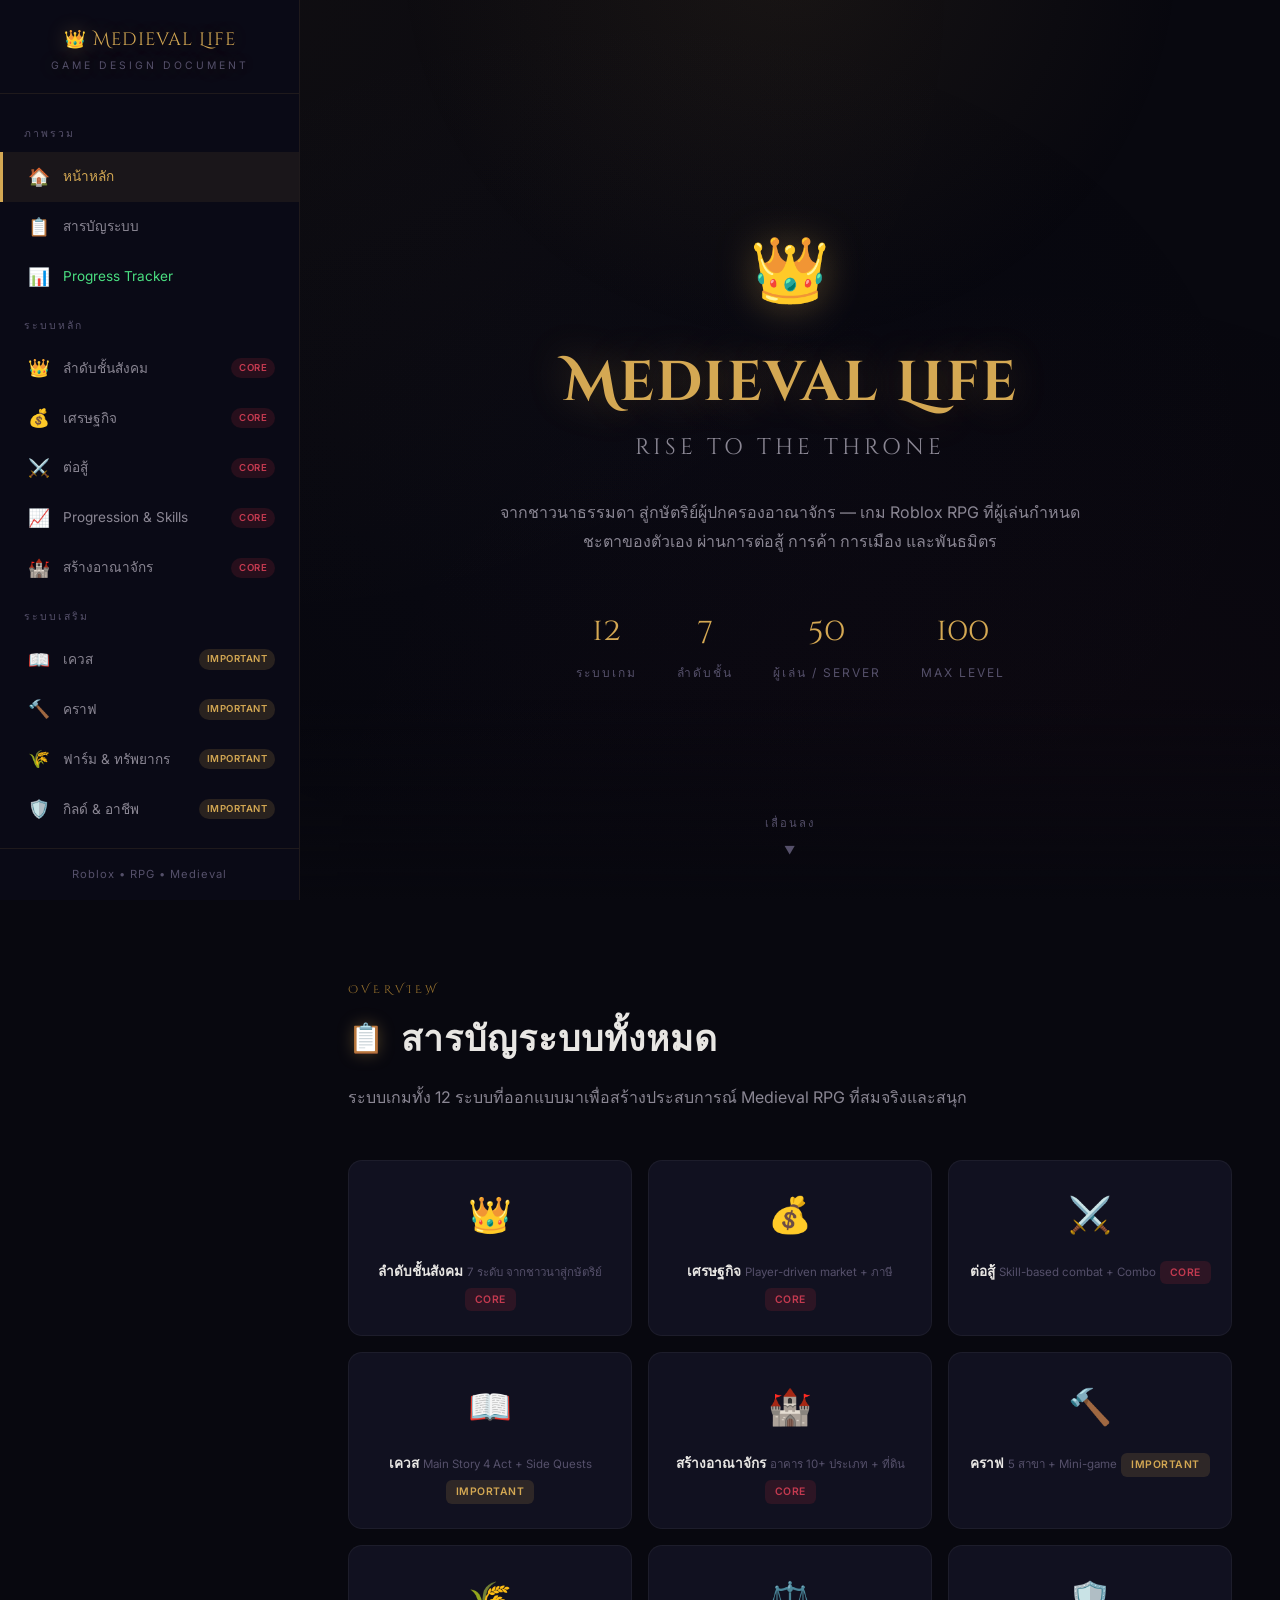
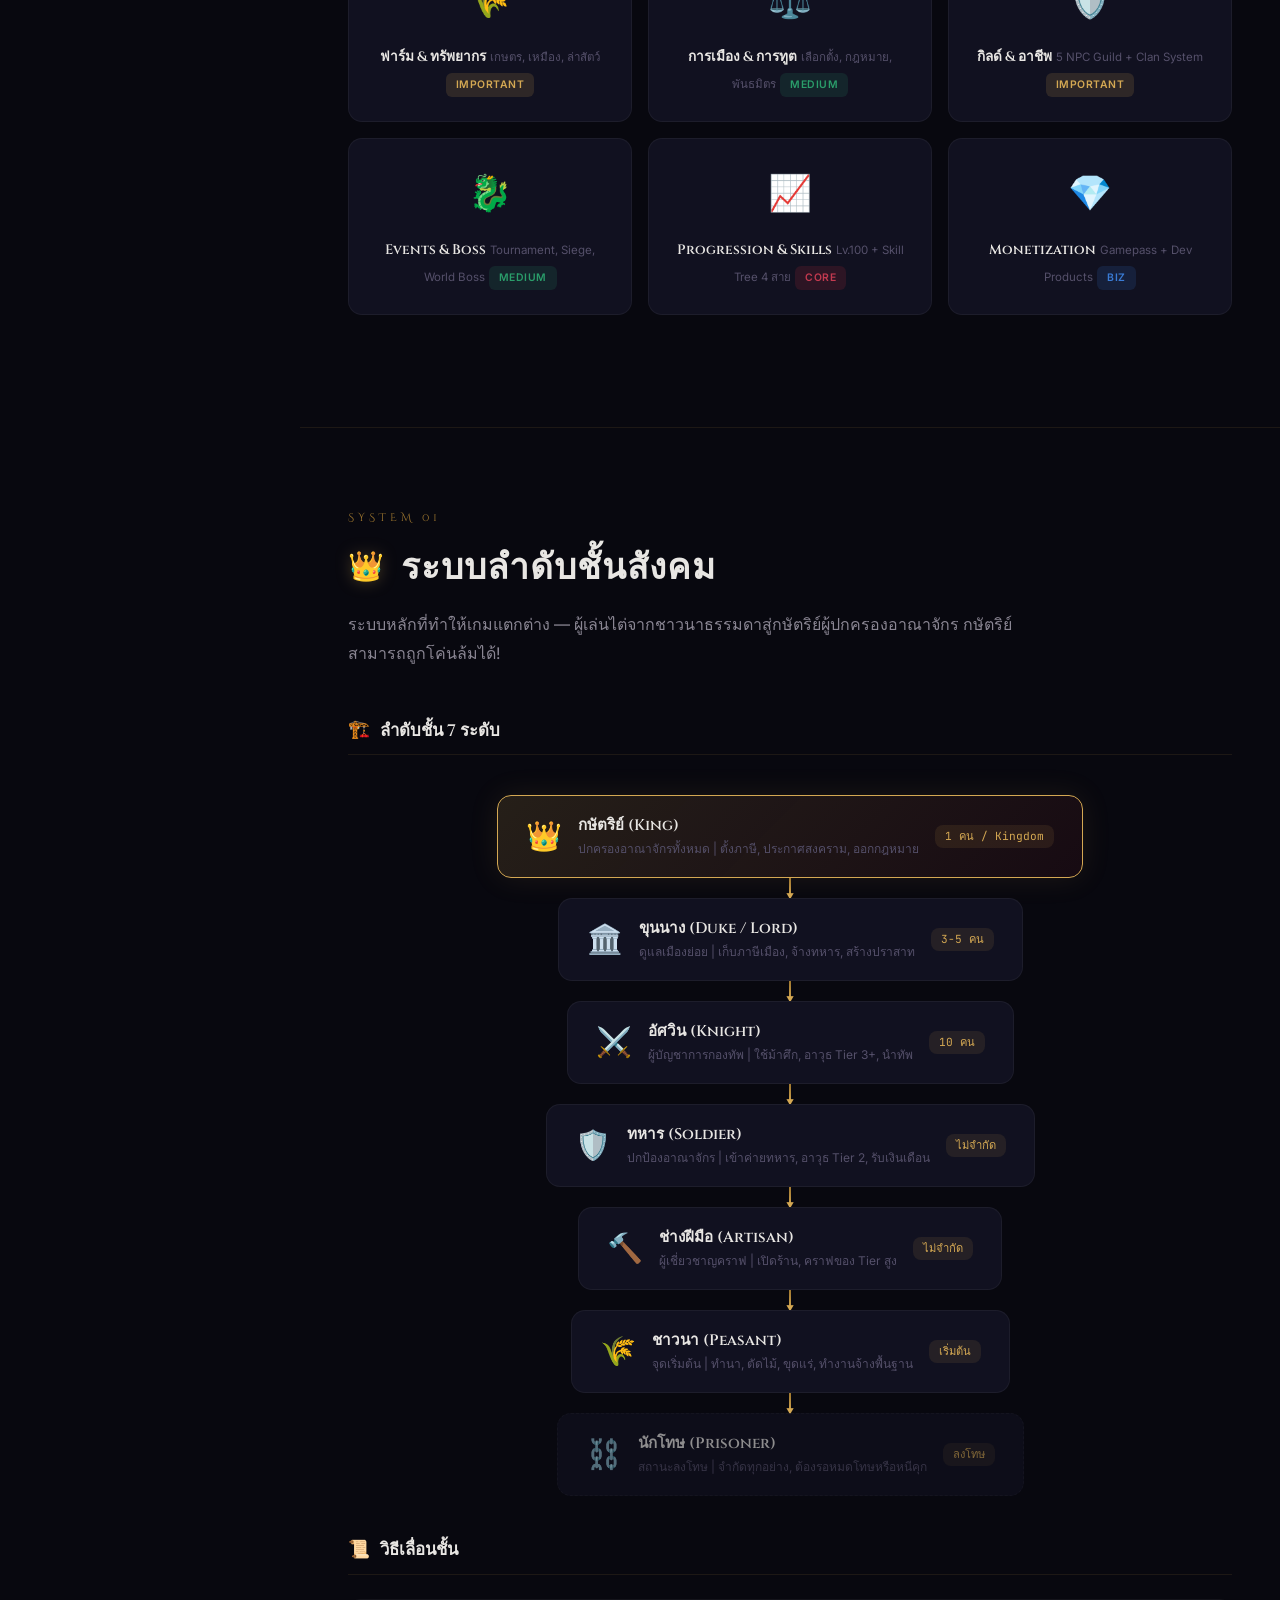
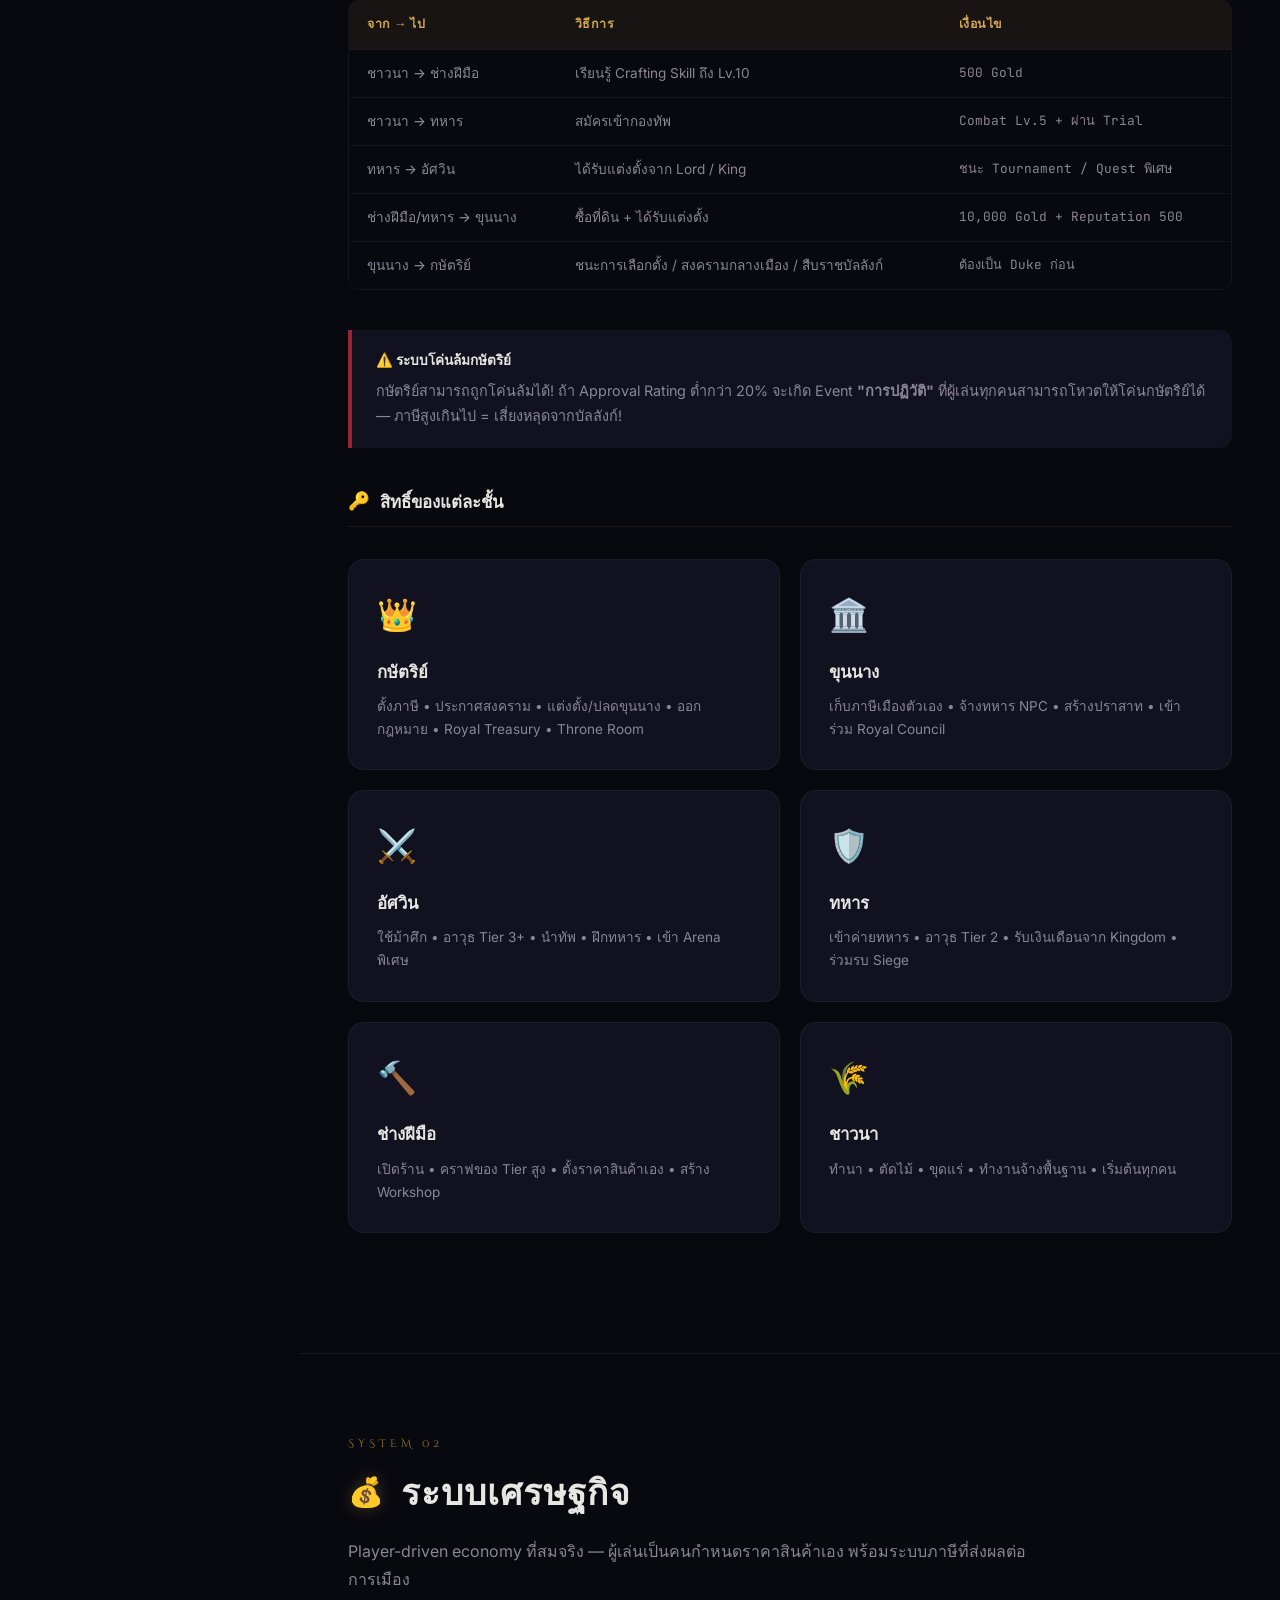
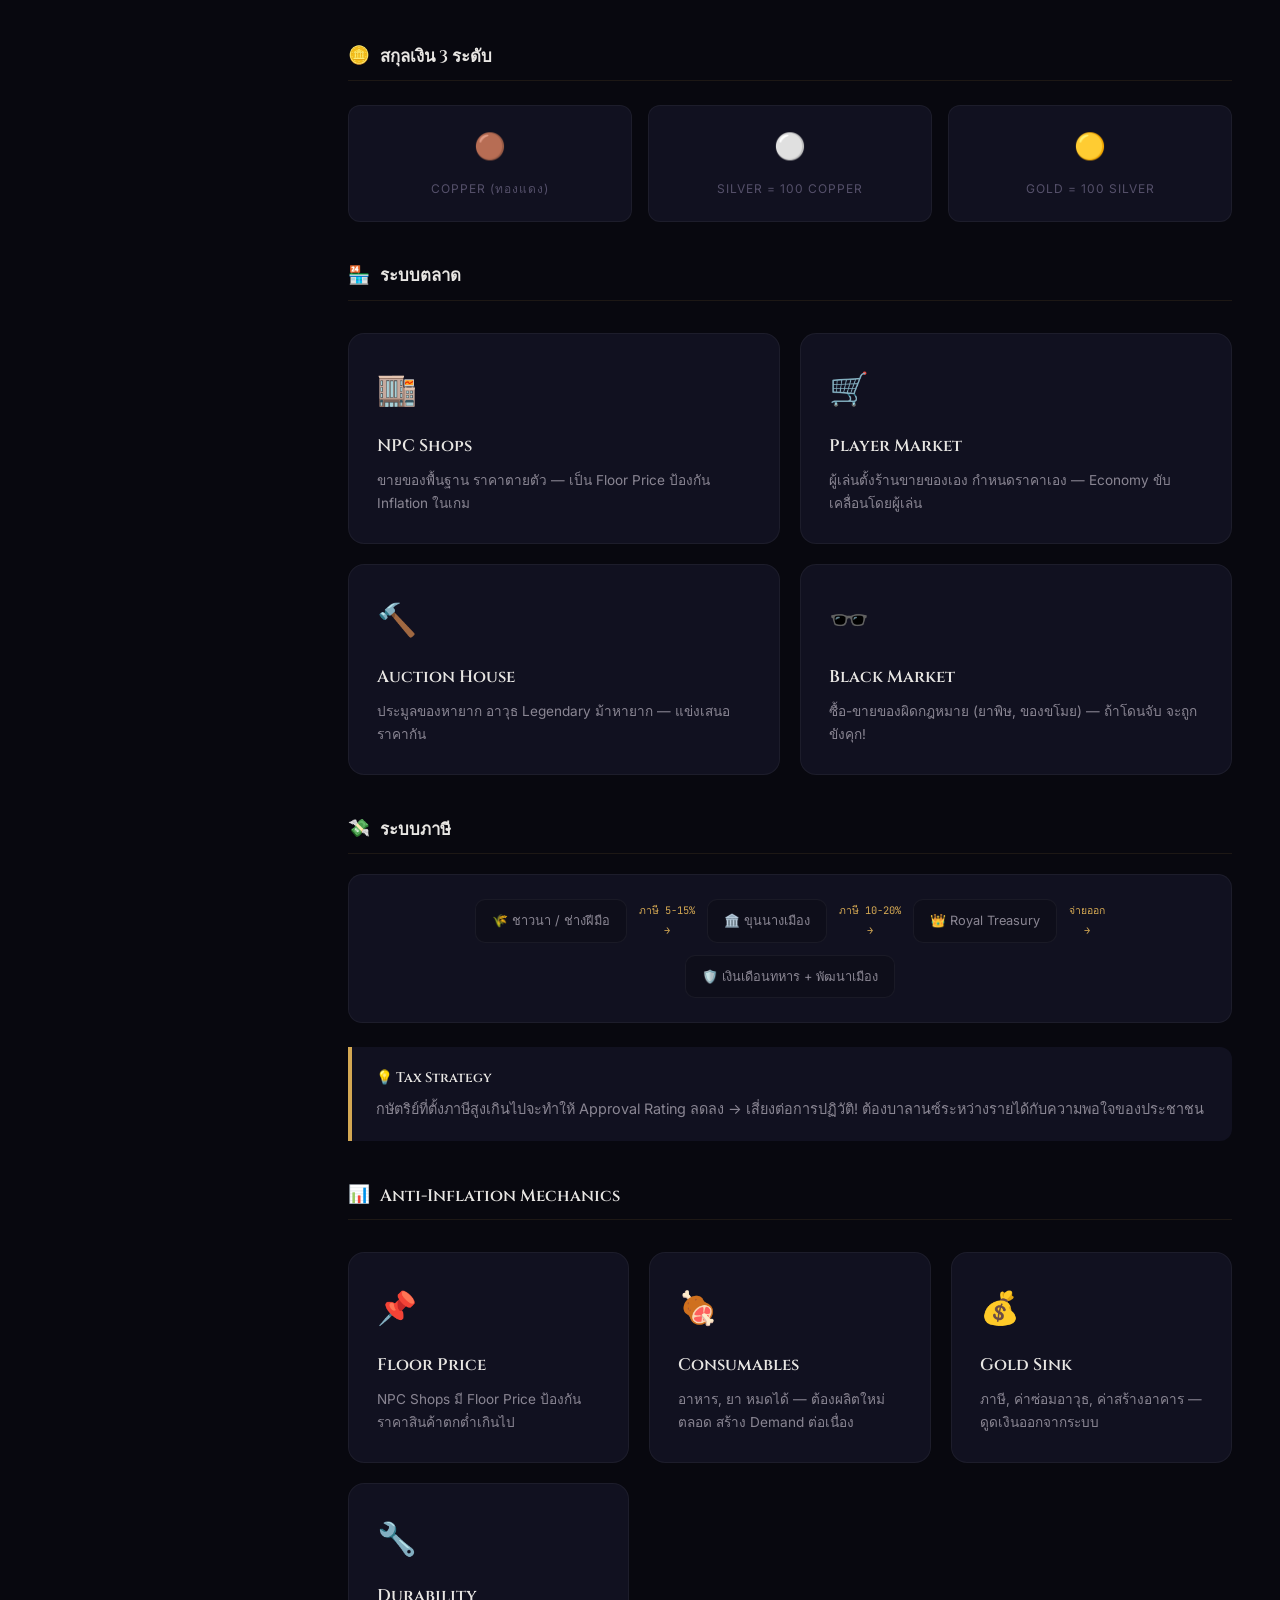
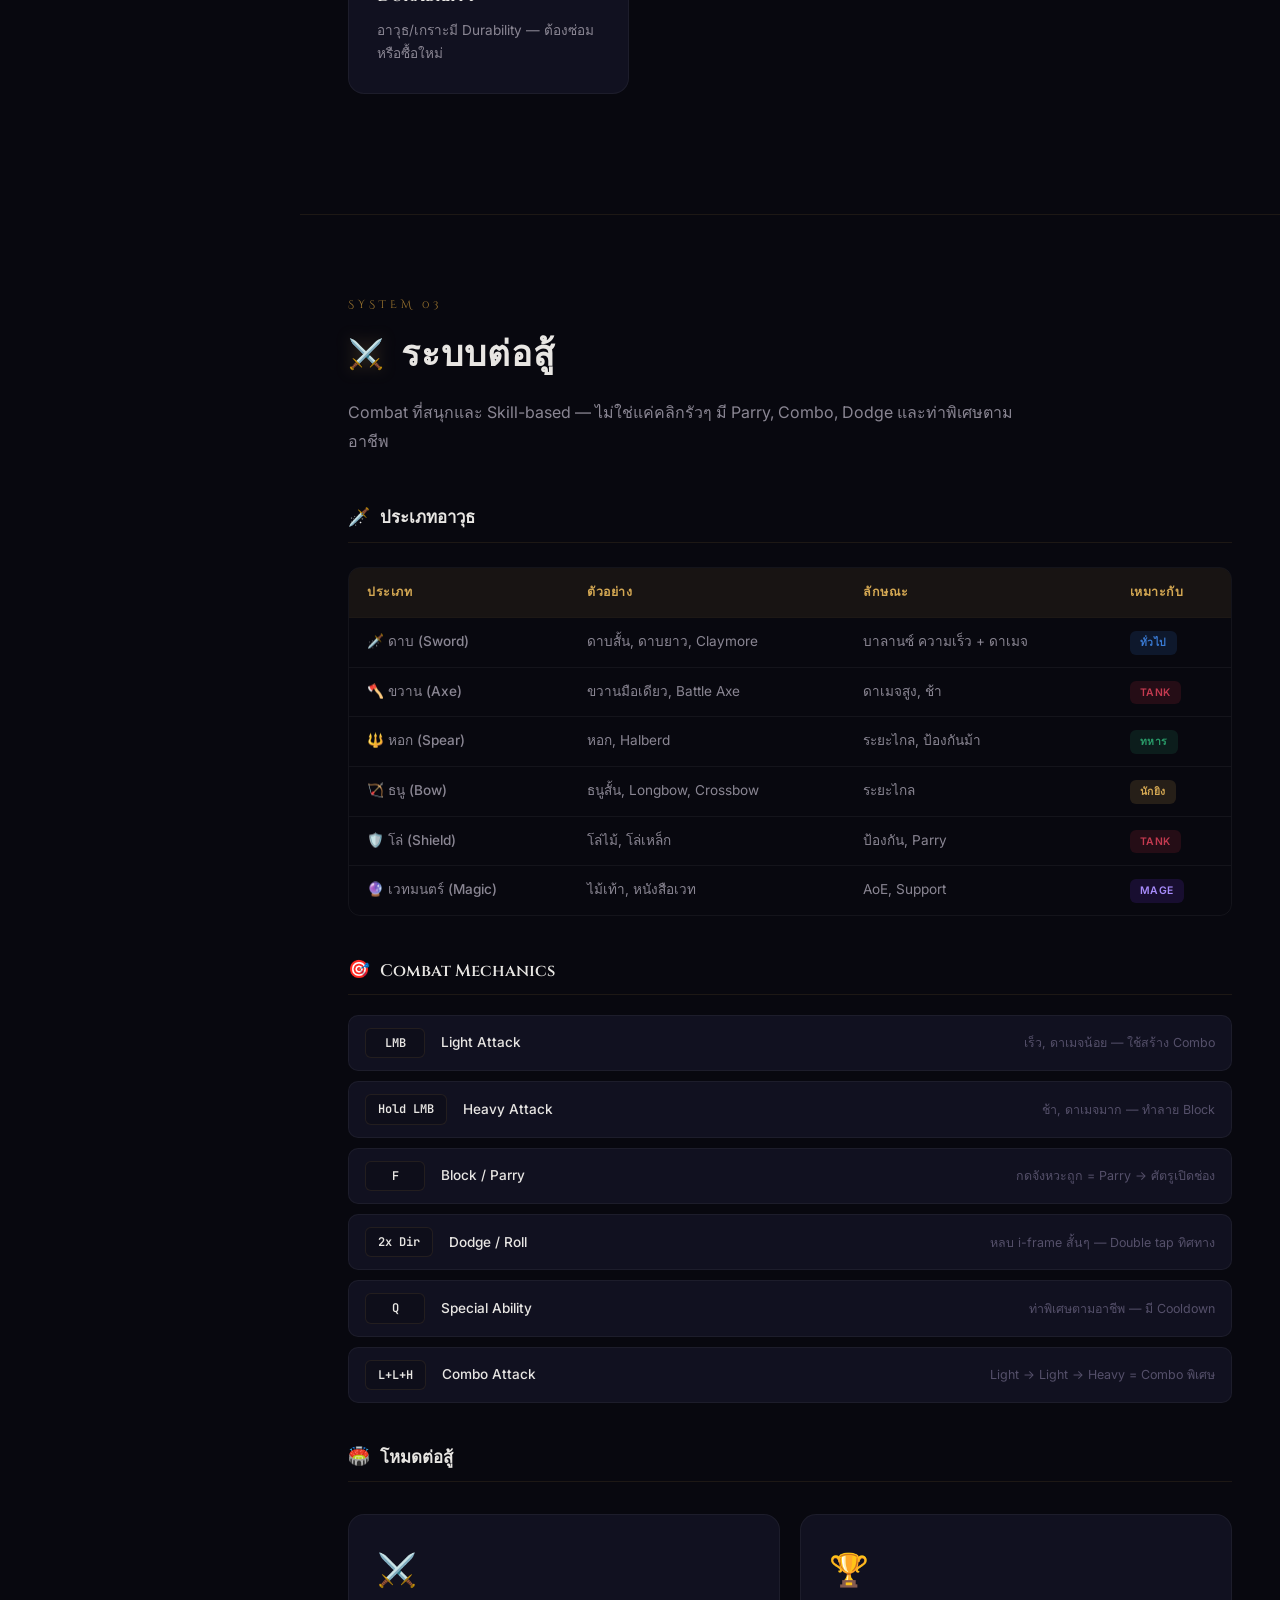
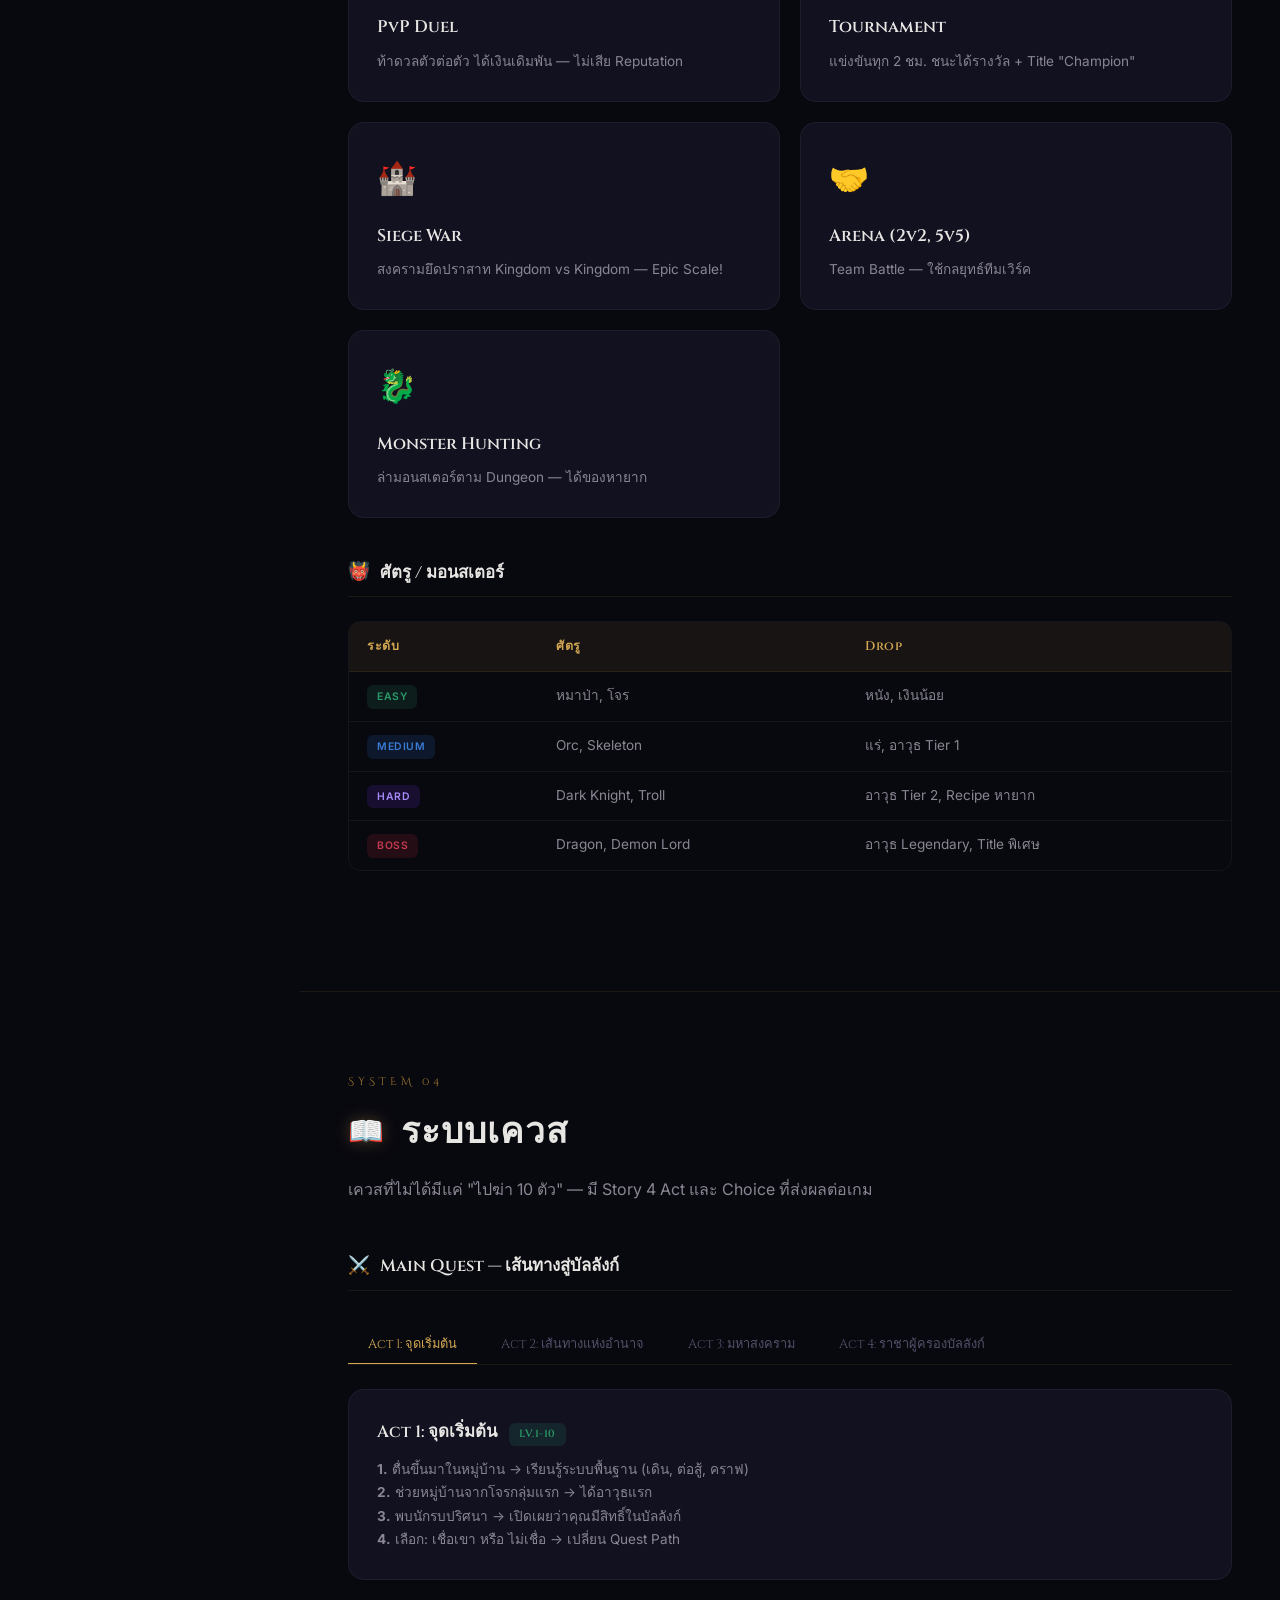
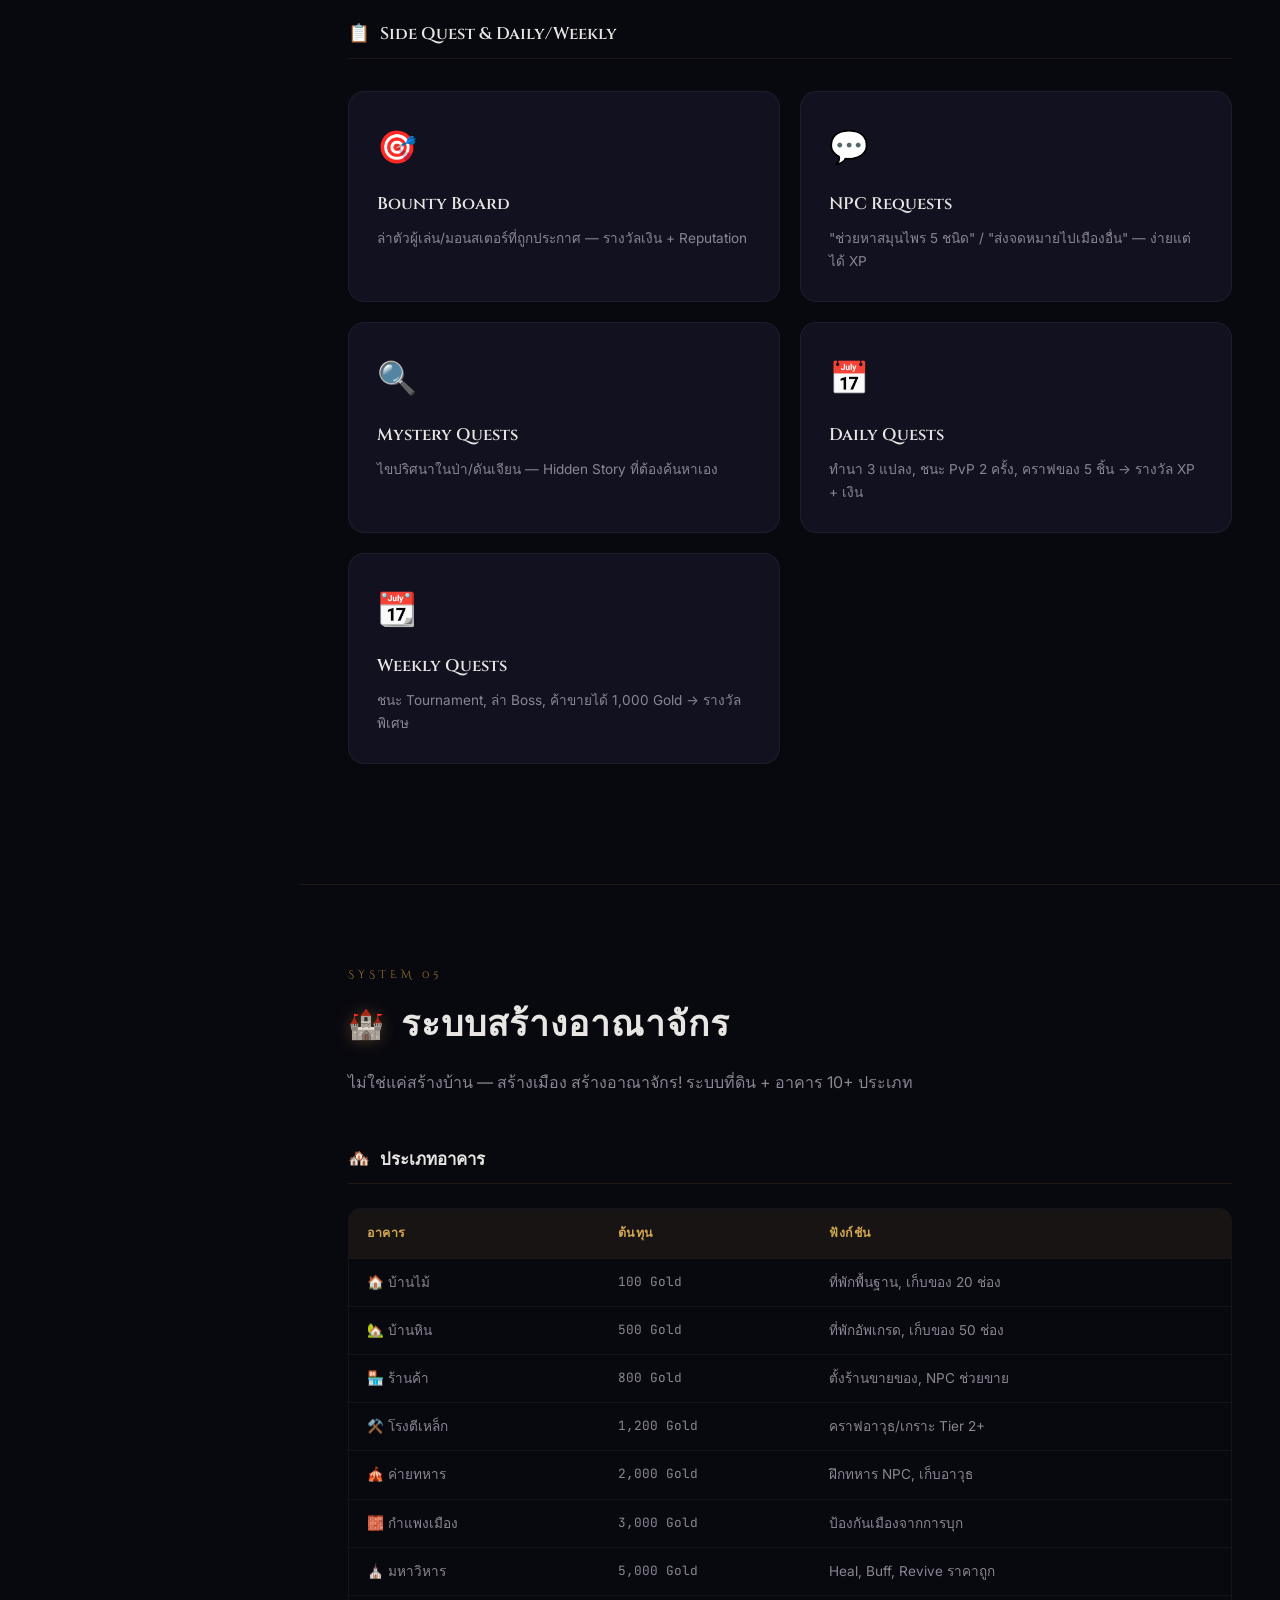
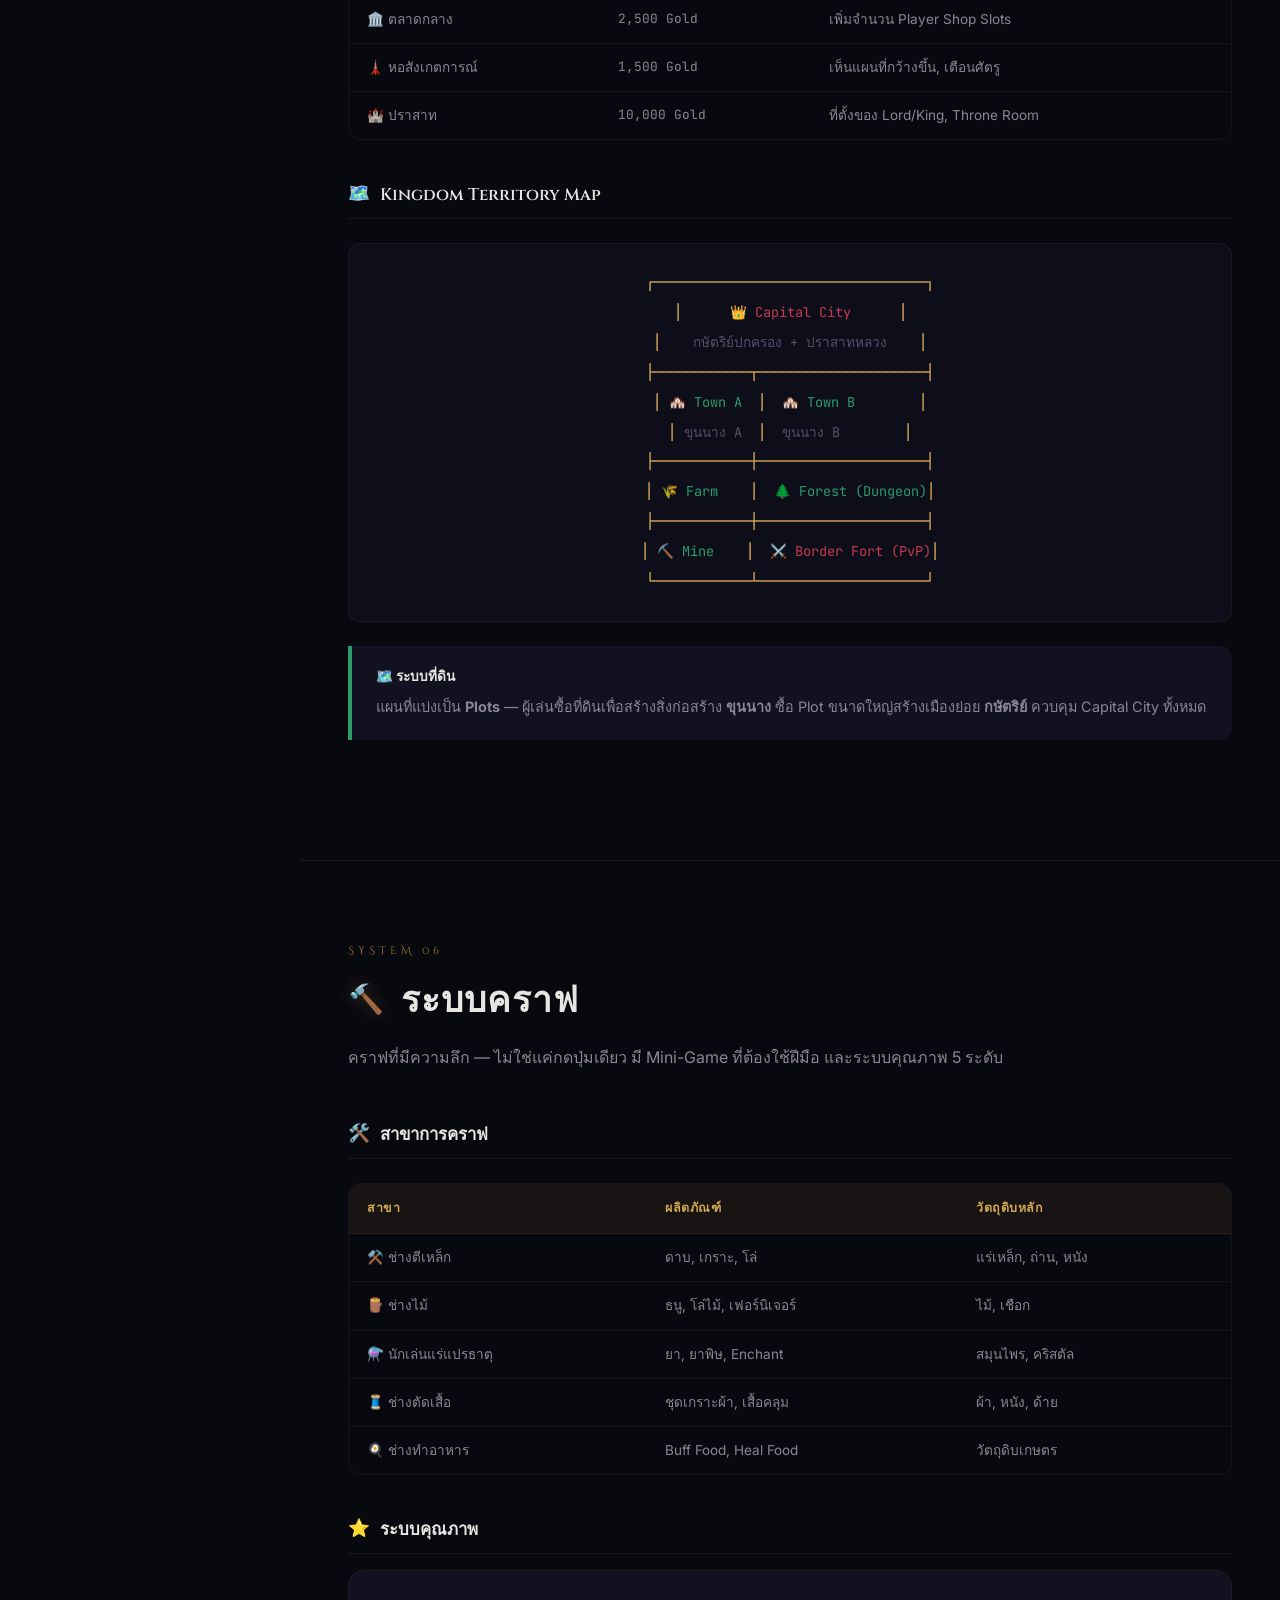
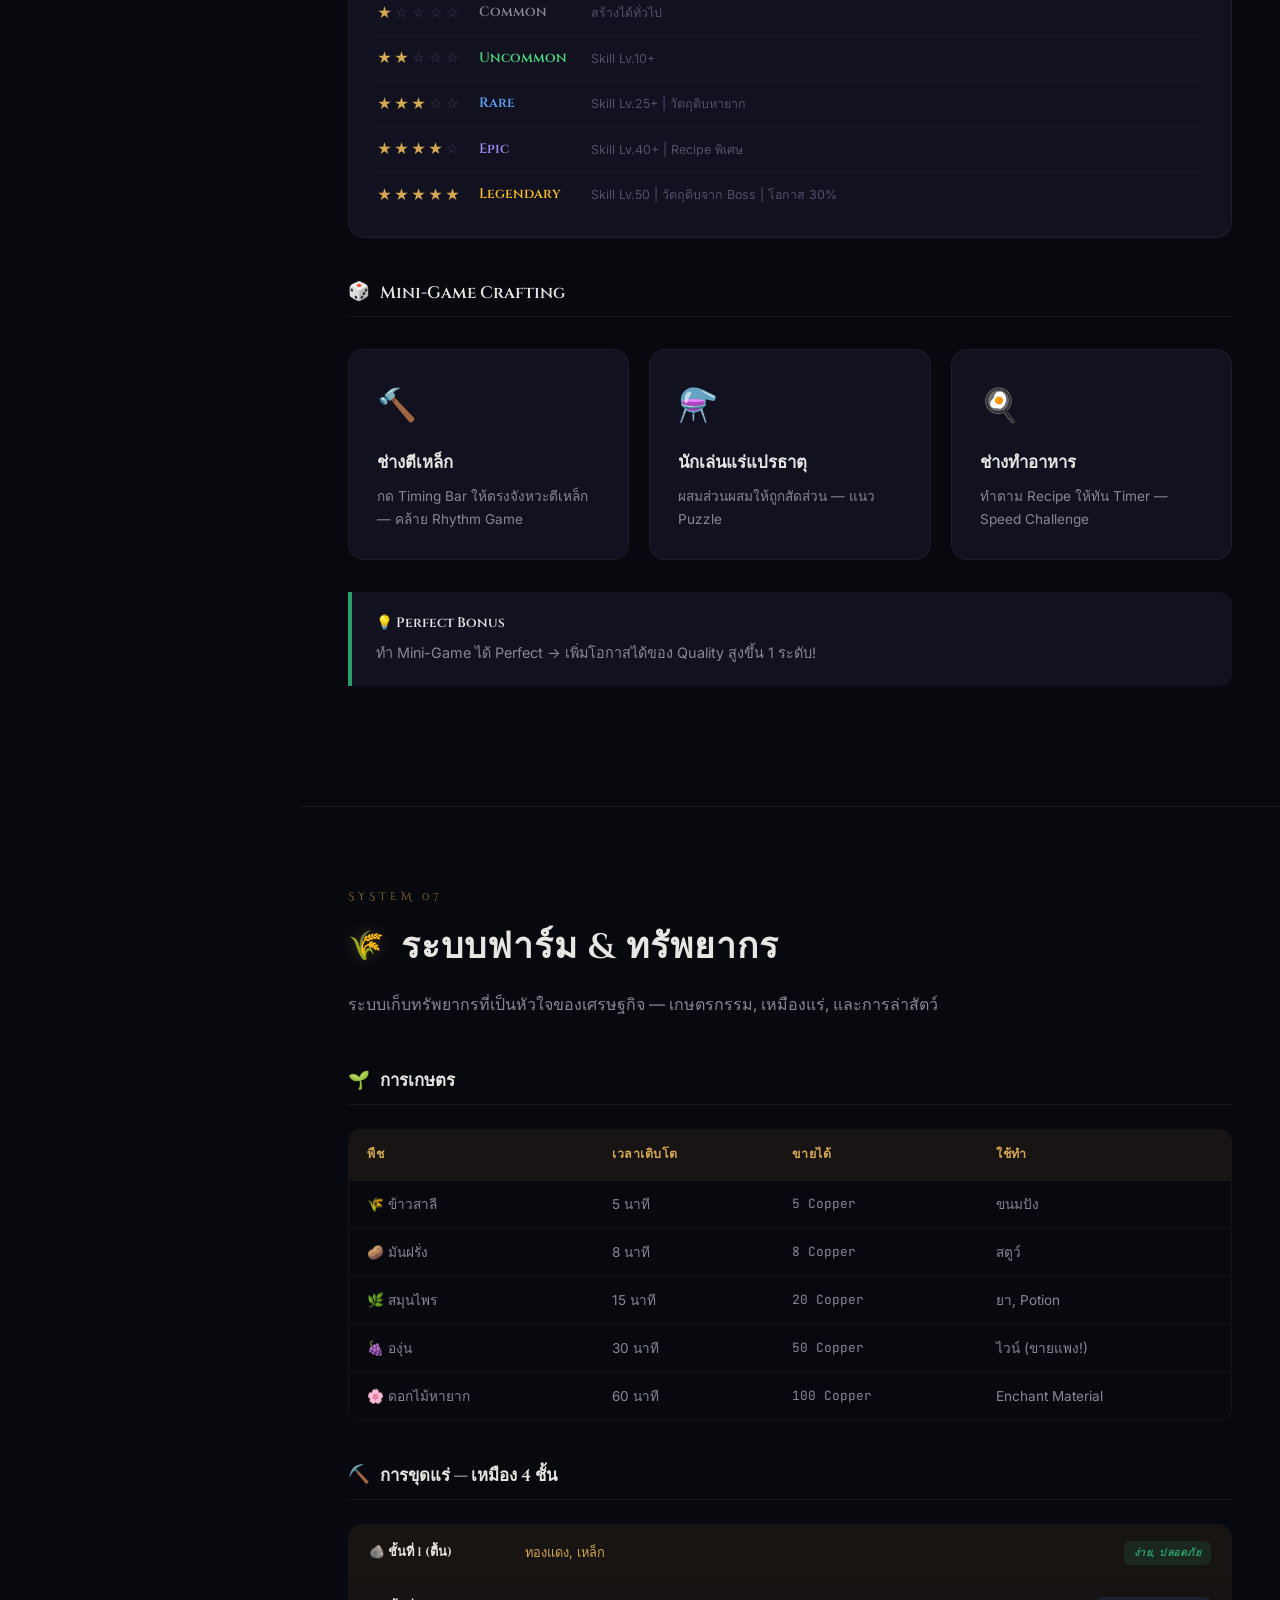
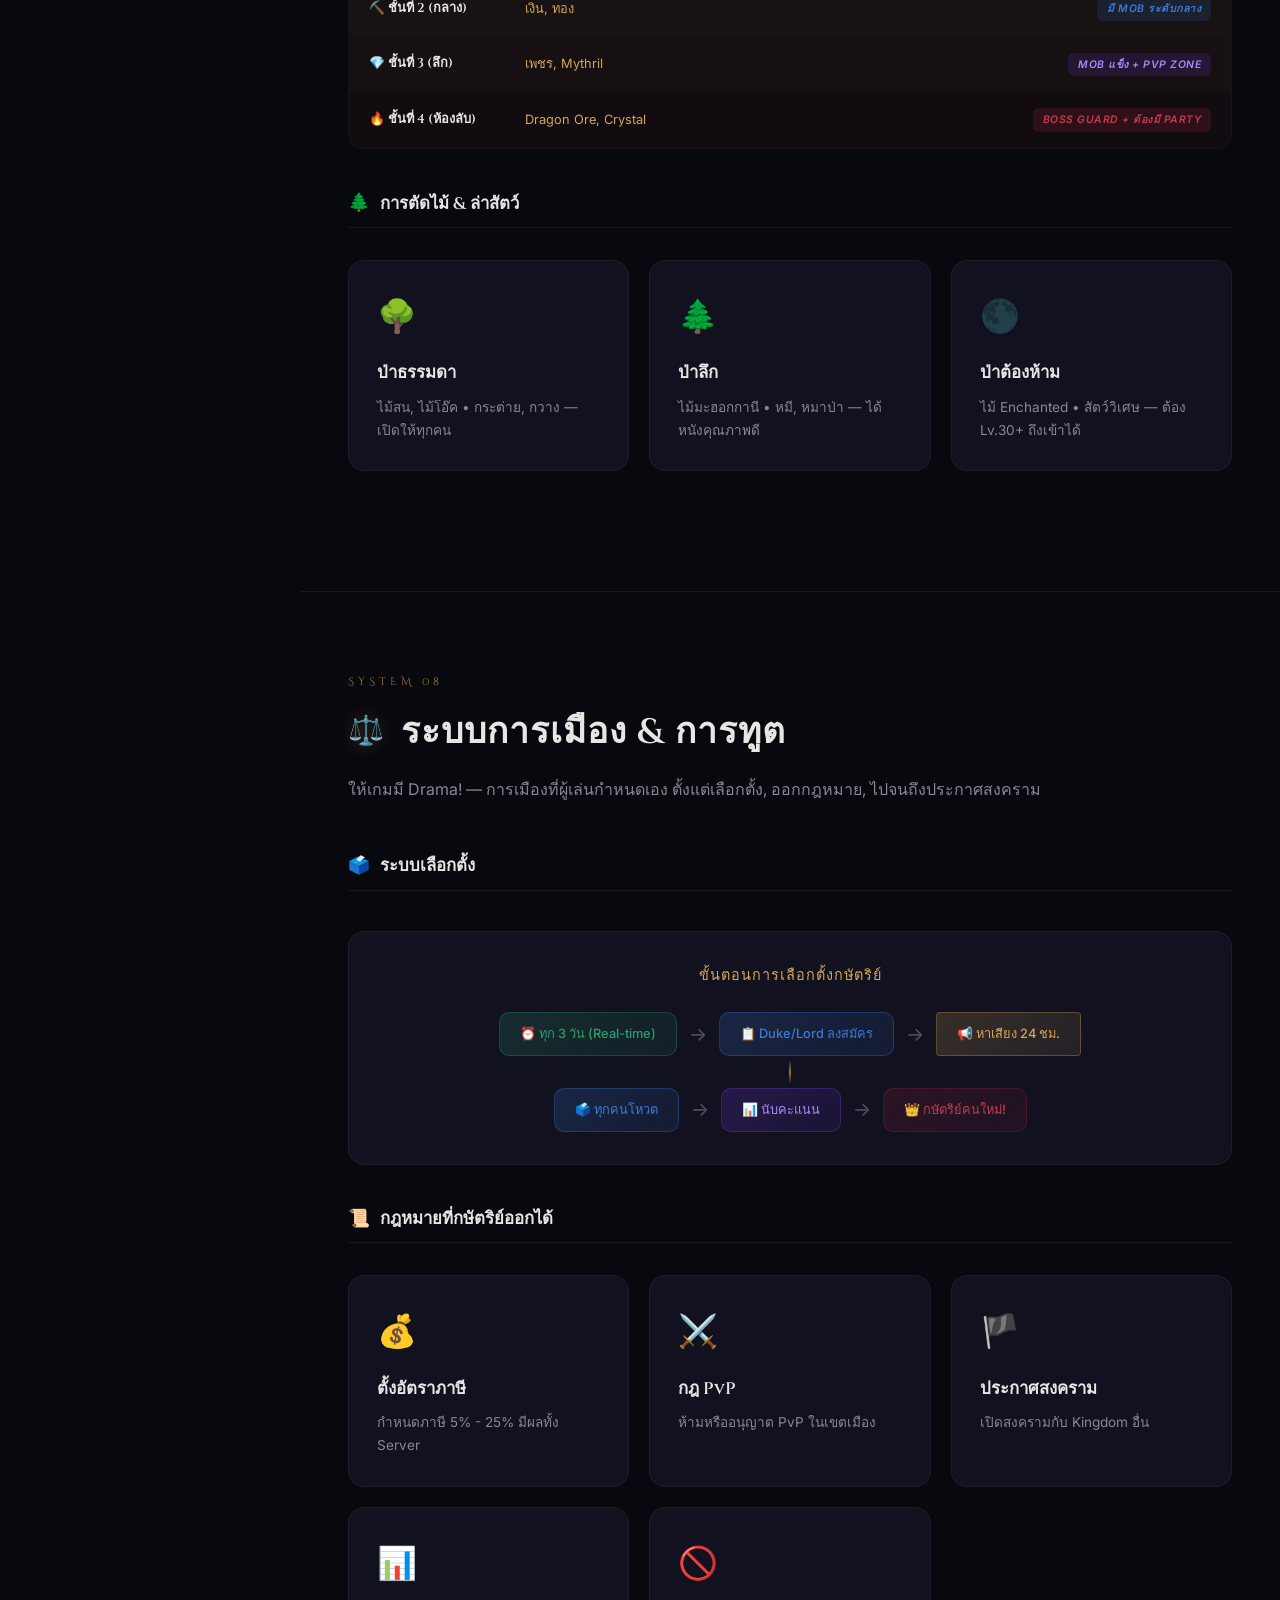
<file: index.html>
<!DOCTYPE html>
<html lang="th">
<head>
  <meta charset="UTF-8">
  <meta name="viewport" content="width=device-width, initial-scale=1.0">
  <title>Medieval Life: Rise to the Throne — Game Design Document</title>
  <meta name="description" content="Game Design Document สำหรับเกม Roblox แนว Medieval Life RPG — ระบบเกมครบถ้วน 12 ระบบ">
  <link rel="stylesheet" href="style.css">
  <link rel="icon" href="data:image/svg+xml,<svg xmlns=%22http://www.w3.org/2000/svg%22 viewBox=%220 0 100 100%22><text y=%22.9em%22 font-size=%2290%22>👑</text></svg>">
</head>
<body>

<!-- ========== MOBILE MENU TOGGLE ========== -->
<button class="menu-toggle" aria-label="Toggle menu">☰</button>

<!-- ========== SIDEBAR OVERLAY ========== -->
<div class="sidebar-overlay"></div>

<!-- ========== SIDEBAR NAVIGATION ========== -->
<nav class="sidebar">
  <div class="sidebar-header">
    <div class="sidebar-logo">
      👑 Medieval Life
      <span class="subtitle">Game Design Document</span>
    </div>
  </div>

  <div class="sidebar-nav">
    <div class="nav-group-label">ภาพรวม</div>
    <a href="#hero" class="nav-link active">
      <span class="nav-icon">🏠</span> หน้าหลัก
    </a>
    <a href="#overview" class="nav-link">
      <span class="nav-icon">📋</span> สารบัญระบบ
    </a>
    <a href="progress.html" class="nav-link" style="color: #4ade80;">
      <span class="nav-icon">📊</span> Progress Tracker
    </a>

    <div class="nav-group-label">ระบบหลัก</div>
    <a href="#system-1" class="nav-link">
      <span class="nav-icon">👑</span> ลำดับชั้นสังคม
      <span class="nav-badge core">CORE</span>
    </a>
    <a href="#system-2" class="nav-link">
      <span class="nav-icon">💰</span> เศรษฐกิจ
      <span class="nav-badge core">CORE</span>
    </a>
    <a href="#system-3" class="nav-link">
      <span class="nav-icon">⚔️</span> ต่อสู้
      <span class="nav-badge core">CORE</span>
    </a>
    <a href="#system-11" class="nav-link">
      <span class="nav-icon">📈</span> Progression & Skills
      <span class="nav-badge core">CORE</span>
    </a>
    <a href="#system-5" class="nav-link">
      <span class="nav-icon">🏰</span> สร้างอาณาจักร
      <span class="nav-badge core">CORE</span>
    </a>

    <div class="nav-group-label">ระบบเสริม</div>
    <a href="#system-4" class="nav-link">
      <span class="nav-icon">📖</span> เควส
      <span class="nav-badge important">IMPORTANT</span>
    </a>
    <a href="#system-6" class="nav-link">
      <span class="nav-icon">🔨</span> คราฟ
      <span class="nav-badge important">IMPORTANT</span>
    </a>
    <a href="#system-7" class="nav-link">
      <span class="nav-icon">🌾</span> ฟาร์ม & ทรัพยากร
      <span class="nav-badge important">IMPORTANT</span>
    </a>
    <a href="#system-9" class="nav-link">
      <span class="nav-icon">🛡️</span> กิลด์ & อาชีพ
      <span class="nav-badge important">IMPORTANT</span>
    </a>

    <div class="nav-group-label">ระบบขั้นสูง</div>
    <a href="#system-8" class="nav-link">
      <span class="nav-icon">⚖️</span> การเมือง & การทูต
      <span class="nav-badge medium">MEDIUM</span>
    </a>
    <a href="#system-10" class="nav-link">
      <span class="nav-icon">🐉</span> Events & Boss
      <span class="nav-badge medium">MEDIUM</span>
    </a>
    <a href="#system-12" class="nav-link">
      <span class="nav-icon">💎</span> Monetization
      <span class="nav-badge medium">BIZ</span>
    </a>

    <div class="nav-group-label">สรุป</div>
    <a href="#gameloop" class="nav-link">
      <span class="nav-icon">🔄</span> Core Game Loop
    </a>
    <a href="#roadmap" class="nav-link">
      <span class="nav-icon">🗓️</span> Roadmap
    </a>
  </div>

  <div class="sidebar-footer">
    <p>Roblox • RPG • Medieval</p>
  </div>
</nav>

<!-- ========== MAIN CONTENT ========== -->
<main class="main-content">

  <!-- ==================== HERO ==================== -->
  <section id="hero" class="hero">
    <div class="hero-crown">👑</div>
    <h1 class="hero-title">Medieval Life</h1>
    <p class="hero-subtitle">Rise to the Throne</p>
    <p class="hero-tagline">
      จากชาวนาธรรมดา สู่กษัตริย์ผู้ปกครองอาณาจักร — เกม Roblox RPG ที่ผู้เล่นกำหนดชะตาของตัวเอง
      ผ่านการต่อสู้ การค้า การเมือง และพันธมิตร
    </p>
    <div class="hero-stats">
      <div class="hero-stat">
        <span class="stat-number animate-count" data-target="12">0</span>
        <span class="stat-label">ระบบเกม</span>
      </div>
      <div class="hero-stat">
        <span class="stat-number animate-count" data-target="7">0</span>
        <span class="stat-label">ลำดับชั้น</span>
      </div>
      <div class="hero-stat">
        <span class="stat-number animate-count" data-target="50">0</span>
        <span class="stat-label">ผู้เล่น / Server</span>
      </div>
      <div class="hero-stat">
        <span class="stat-number animate-count" data-target="100">0</span>
        <span class="stat-label">Max Level</span>
      </div>
    </div>
    <div class="hero-scroll-hint">
      <span>เลื่อนลง</span>
      <span>▼</span>
    </div>
  </section>

  <!-- ==================== OVERVIEW ==================== -->
  <section id="overview" class="content-section">
    <div class="section-header reveal">
      <span class="section-number">Overview</span>
      <h2 class="section-title"><span class="section-icon">📋</span> สารบัญระบบทั้งหมด</h2>
      <p class="section-desc">ระบบเกมทั้ง 12 ระบบที่ออกแบบมาเพื่อสร้างประสบการณ์ Medieval RPG ที่สมจริงและสนุก</p>
    </div>

    <div class="overview-grid">
      <a href="#system-1" class="overview-item reveal reveal-delay-1">
        <span class="ov-icon">👑</span>
        <span class="ov-title">ลำดับชั้นสังคม</span>
        <span class="ov-desc">7 ระดับ จากชาวนาสู่กษัตริย์</span>
        <span class="ov-badge"><span class="tag tag-red">CORE</span></span>
      </a>
      <a href="#system-2" class="overview-item reveal reveal-delay-2">
        <span class="ov-icon">💰</span>
        <span class="ov-title">เศรษฐกิจ</span>
        <span class="ov-desc">Player-driven market + ภาษี</span>
        <span class="ov-badge"><span class="tag tag-red">CORE</span></span>
      </a>
      <a href="#system-3" class="overview-item reveal reveal-delay-3">
        <span class="ov-icon">⚔️</span>
        <span class="ov-title">ต่อสู้</span>
        <span class="ov-desc">Skill-based combat + Combo</span>
        <span class="ov-badge"><span class="tag tag-red">CORE</span></span>
      </a>
      <a href="#system-4" class="overview-item reveal reveal-delay-4">
        <span class="ov-icon">📖</span>
        <span class="ov-title">เควส</span>
        <span class="ov-desc">Main Story 4 Act + Side Quests</span>
        <span class="ov-badge"><span class="tag tag-gold">IMPORTANT</span></span>
      </a>
      <a href="#system-5" class="overview-item reveal reveal-delay-1">
        <span class="ov-icon">🏰</span>
        <span class="ov-title">สร้างอาณาจักร</span>
        <span class="ov-desc">อาคาร 10+ ประเภท + ที่ดิน</span>
        <span class="ov-badge"><span class="tag tag-red">CORE</span></span>
      </a>
      <a href="#system-6" class="overview-item reveal reveal-delay-2">
        <span class="ov-icon">🔨</span>
        <span class="ov-title">คราฟ</span>
        <span class="ov-desc">5 สาขา + Mini-game</span>
        <span class="ov-badge"><span class="tag tag-gold">IMPORTANT</span></span>
      </a>
      <a href="#system-7" class="overview-item reveal reveal-delay-3">
        <span class="ov-icon">🌾</span>
        <span class="ov-title">ฟาร์ม & ทรัพยากร</span>
        <span class="ov-desc">เกษตร, เหมือง, ล่าสัตว์</span>
        <span class="ov-badge"><span class="tag tag-gold">IMPORTANT</span></span>
      </a>
      <a href="#system-8" class="overview-item reveal reveal-delay-4">
        <span class="ov-icon">⚖️</span>
        <span class="ov-title">การเมือง & การทูต</span>
        <span class="ov-desc">เลือกตั้ง, กฎหมาย, พันธมิตร</span>
        <span class="ov-badge"><span class="tag tag-green">MEDIUM</span></span>
      </a>
      <a href="#system-9" class="overview-item reveal reveal-delay-1">
        <span class="ov-icon">🛡️</span>
        <span class="ov-title">กิลด์ & อาชีพ</span>
        <span class="ov-desc">5 NPC Guild + Clan System</span>
        <span class="ov-badge"><span class="tag tag-gold">IMPORTANT</span></span>
      </a>
      <a href="#system-10" class="overview-item reveal reveal-delay-2">
        <span class="ov-icon">🐉</span>
        <span class="ov-title">Events & Boss</span>
        <span class="ov-desc">Tournament, Siege, World Boss</span>
        <span class="ov-badge"><span class="tag tag-green">MEDIUM</span></span>
      </a>
      <a href="#system-11" class="overview-item reveal reveal-delay-3">
        <span class="ov-icon">📈</span>
        <span class="ov-title">Progression & Skills</span>
        <span class="ov-desc">Lv.100 + Skill Tree 4 สาย</span>
        <span class="ov-badge"><span class="tag tag-red">CORE</span></span>
      </a>
      <a href="#system-12" class="overview-item reveal reveal-delay-4">
        <span class="ov-icon">💎</span>
        <span class="ov-title">Monetization</span>
        <span class="ov-desc">Gamepass + Dev Products</span>
        <span class="ov-badge"><span class="tag tag-blue">BIZ</span></span>
      </a>
    </div>
  </section>

  <!-- ==================== SYSTEM 1: SOCIAL HIERARCHY ==================== -->
  <section id="system-1" class="content-section">
    <div class="section-header reveal">
      <span class="section-number">System 01</span>
      <h2 class="section-title"><span class="section-icon">👑</span> ระบบลำดับชั้นสังคม</h2>
      <p class="section-desc">ระบบหลักที่ทำให้เกมแตกต่าง — ผู้เล่นไต่จากชาวนาธรรมดาสู่กษัตริย์ผู้ปกครองอาณาจักร กษัตริย์สามารถถูกโค่นล้มได้!</p>
    </div>

    <!-- Hierarchy Tree -->
    <div class="subsection reveal">
      <h3 class="subsection-title"><span class="sub-icon">🏗️</span> ลำดับชั้น 7 ระดับ</h3>

      <div class="hierarchy-tree">
        <div class="hierarchy-level king">
          <span class="level-icon">👑</span>
          <div class="level-info">
            <div class="level-name">กษัตริย์ (King)</div>
            <div class="level-desc">ปกครองอาณาจักรทั้งหมด | ตั้งภาษี, ประกาศสงคราม, ออกกฎหมาย</div>
          </div>
          <span class="level-slots">1 คน / Kingdom</span>
        </div>
        <div class="hierarchy-connector"></div>
        <div class="hierarchy-level">
          <span class="level-icon">🏛️</span>
          <div class="level-info">
            <div class="level-name">ขุนนาง (Duke / Lord)</div>
            <div class="level-desc">ดูแลเมืองย่อย | เก็บภาษีเมือง, จ้างทหาร, สร้างปราสาท</div>
          </div>
          <span class="level-slots">3-5 คน</span>
        </div>
        <div class="hierarchy-connector"></div>
        <div class="hierarchy-level">
          <span class="level-icon">⚔️</span>
          <div class="level-info">
            <div class="level-name">อัศวิน (Knight)</div>
            <div class="level-desc">ผู้บัญชาการกองทัพ | ใช้ม้าศึก, อาวุธ Tier 3+, นำทัพ</div>
          </div>
          <span class="level-slots">10 คน</span>
        </div>
        <div class="hierarchy-connector"></div>
        <div class="hierarchy-level">
          <span class="level-icon">🛡️</span>
          <div class="level-info">
            <div class="level-name">ทหาร (Soldier)</div>
            <div class="level-desc">ปกป้องอาณาจักร | เข้าค่ายทหาร, อาวุธ Tier 2, รับเงินเดือน</div>
          </div>
          <span class="level-slots">ไม่จำกัด</span>
        </div>
        <div class="hierarchy-connector"></div>
        <div class="hierarchy-level">
          <span class="level-icon">🔨</span>
          <div class="level-info">
            <div class="level-name">ช่างฝีมือ (Artisan)</div>
            <div class="level-desc">ผู้เชี่ยวชาญคราฟ | เปิดร้าน, คราฟของ Tier สูง</div>
          </div>
          <span class="level-slots">ไม่จำกัด</span>
        </div>
        <div class="hierarchy-connector"></div>
        <div class="hierarchy-level">
          <span class="level-icon">🌾</span>
          <div class="level-info">
            <div class="level-name">ชาวนา (Peasant)</div>
            <div class="level-desc">จุดเริ่มต้น | ทำนา, ตัดไม้, ขุดแร่, ทำงานจ้างพื้นฐาน</div>
          </div>
          <span class="level-slots">เริ่มต้น</span>
        </div>
        <div class="hierarchy-connector"></div>
        <div class="hierarchy-level prisoner">
          <span class="level-icon">⛓️</span>
          <div class="level-info">
            <div class="level-name">นักโทษ (Prisoner)</div>
            <div class="level-desc">สถานะลงโทษ | จำกัดทุกอย่าง, ต้องรอหมดโทษหรือหนีคุก</div>
          </div>
          <span class="level-slots">ลงโทษ</span>
        </div>
      </div>
    </div>

    <!-- Promotion Paths -->
    <div class="subsection reveal">
      <h3 class="subsection-title"><span class="sub-icon">📜</span> วิธีเลื่อนชั้น</h3>
      <div class="table-wrapper">
        <table class="data-table">
          <thead>
            <tr>
              <th>จาก → ไป</th>
              <th>วิธีการ</th>
              <th>เงื่อนไข</th>
            </tr>
          </thead>
          <tbody>
            <tr>
              <td class="cell-highlight">ชาวนา → ช่างฝีมือ</td>
              <td>เรียนรู้ Crafting Skill ถึง Lv.10</td>
              <td class="cell-mono">500 Gold</td>
            </tr>
            <tr>
              <td class="cell-highlight">ชาวนา → ทหาร</td>
              <td>สมัครเข้ากองทัพ</td>
              <td class="cell-mono">Combat Lv.5 + ผ่าน Trial</td>
            </tr>
            <tr>
              <td class="cell-highlight">ทหาร → อัศวิน</td>
              <td>ได้รับแต่งตั้งจาก Lord / King</td>
              <td class="cell-mono">ชนะ Tournament / Quest พิเศษ</td>
            </tr>
            <tr>
              <td class="cell-highlight">ช่างฝีมือ/ทหาร → ขุนนาง</td>
              <td>ซื้อที่ดิน + ได้รับแต่งตั้ง</td>
              <td class="cell-mono">10,000 Gold + Reputation 500</td>
            </tr>
            <tr>
              <td class="cell-gold">ขุนนาง → กษัตริย์</td>
              <td>ชนะการเลือกตั้ง / สงครามกลางเมือง / สืบราชบัลลังก์</td>
              <td class="cell-mono">ต้องเป็น Duke ก่อน</td>
            </tr>
          </tbody>
        </table>
      </div>
    </div>

    <!-- King Overthrow -->
    <div class="info-card warning reveal">
      <div class="info-title">⚠️ ระบบโค่นล้มกษัตริย์</div>
      กษัตริย์สามารถถูกโค่นล้มได้! ถ้า Approval Rating ต่ำกว่า 20% จะเกิด Event <strong>"การปฏิวัติ"</strong>
      ที่ผู้เล่นทุกคนสามารถโหวตให้โค่นกษัตริย์ได้ — ภาษีสูงเกินไป = เสี่ยงหลุดจากบัลลังก์!
    </div>

    <!-- Rights per tier -->
    <div class="subsection reveal">
      <h3 class="subsection-title"><span class="sub-icon">🔑</span> สิทธิ์ของแต่ละชั้น</h3>
      <div class="card-grid">
        <div class="feature-card">
          <span class="card-icon">👑</span>
          <div class="card-title">กษัตริย์</div>
          <div class="card-text">ตั้งภาษี • ประกาศสงคราม • แต่งตั้ง/ปลดขุนนาง • ออกกฎหมาย • Royal Treasury • Throne Room</div>
        </div>
        <div class="feature-card">
          <span class="card-icon">🏛️</span>
          <div class="card-title">ขุนนาง</div>
          <div class="card-text">เก็บภาษีเมืองตัวเอง • จ้างทหาร NPC • สร้างปราสาท • เข้าร่วม Royal Council</div>
        </div>
        <div class="feature-card">
          <span class="card-icon">⚔️</span>
          <div class="card-title">อัศวิน</div>
          <div class="card-text">ใช้ม้าศึก • อาวุธ Tier 3+ • นำทัพ • ฝึกทหาร • เข้า Arena พิเศษ</div>
        </div>
        <div class="feature-card">
          <span class="card-icon">🛡️</span>
          <div class="card-title">ทหาร</div>
          <div class="card-text">เข้าค่ายทหาร • อาวุธ Tier 2 • รับเงินเดือนจาก Kingdom • ร่วมรบ Siege</div>
        </div>
        <div class="feature-card">
          <span class="card-icon">🔨</span>
          <div class="card-title">ช่างฝีมือ</div>
          <div class="card-text">เปิดร้าน • คราฟของ Tier สูง • ตั้งราคาสินค้าเอง • สร้าง Workshop</div>
        </div>
        <div class="feature-card">
          <span class="card-icon">🌾</span>
          <div class="card-title">ชาวนา</div>
          <div class="card-text">ทำนา • ตัดไม้ • ขุดแร่ • ทำงานจ้างพื้นฐาน • เริ่มต้นทุกคน</div>
        </div>
      </div>
    </div>
  </section>

  <!-- ==================== SYSTEM 2: ECONOMY ==================== -->
  <section id="system-2" class="content-section">
    <div class="section-header reveal">
      <span class="section-number">System 02</span>
      <h2 class="section-title"><span class="section-icon">💰</span> ระบบเศรษฐกิจ</h2>
      <p class="section-desc">Player-driven economy ที่สมจริง — ผู้เล่นเป็นคนกำหนดราคาสินค้าเอง พร้อมระบบภาษีที่ส่งผลต่อการเมือง</p>
    </div>

    <!-- Currency -->
    <div class="subsection reveal">
      <h3 class="subsection-title"><span class="sub-icon">🪙</span> สกุลเงิน 3 ระดับ</h3>
      <div class="stat-row">
        <div class="stat-card">
          <span class="stat-value">🟤</span>
          <span class="stat-label">Copper (ทองแดง)</span>
        </div>
        <div class="stat-card">
          <span class="stat-value">⚪</span>
          <span class="stat-label">Silver = 100 Copper</span>
        </div>
        <div class="stat-card">
          <span class="stat-value">🟡</span>
          <span class="stat-label">Gold = 100 Silver</span>
        </div>
      </div>
    </div>

    <!-- Market Types -->
    <div class="subsection reveal">
      <h3 class="subsection-title"><span class="sub-icon">🏪</span> ระบบตลาด</h3>
      <div class="card-grid">
        <div class="feature-card">
          <span class="card-icon">🏬</span>
          <div class="card-title">NPC Shops</div>
          <div class="card-text">ขายของพื้นฐาน ราคาตายตัว — เป็น Floor Price ป้องกัน Inflation ในเกม</div>
        </div>
        <div class="feature-card">
          <span class="card-icon">🛒</span>
          <div class="card-title">Player Market</div>
          <div class="card-text">ผู้เล่นตั้งร้านขายของเอง กำหนดราคาเอง — Economy ขับเคลื่อนโดยผู้เล่น</div>
        </div>
        <div class="feature-card">
          <span class="card-icon">🔨</span>
          <div class="card-title">Auction House</div>
          <div class="card-text">ประมูลของหายาก อาวุธ Legendary ม้าหายาก — แข่งเสนอราคากัน</div>
        </div>
        <div class="feature-card">
          <span class="card-icon">🕶️</span>
          <div class="card-title">Black Market</div>
          <div class="card-text">ซื้อ-ขายของผิดกฎหมาย (ยาพิษ, ของขโมย) — ถ้าโดนจับ จะถูกขังคุก!</div>
        </div>
      </div>
    </div>

    <!-- Tax Flow -->
    <div class="subsection reveal">
      <h3 class="subsection-title"><span class="sub-icon">💸</span> ระบบภาษี</h3>
      <div class="tax-flow">
        <div class="tax-node">🌾 ชาวนา / ช่างฝีมือ</div>
        <div class="tax-arrow">
          <span>ภาษี 5-15%</span>
          <span>→</span>
        </div>
        <div class="tax-node">🏛️ ขุนนางเมือง</div>
        <div class="tax-arrow">
          <span>ภาษี 10-20%</span>
          <span>→</span>
        </div>
        <div class="tax-node">👑 Royal Treasury</div>
        <div class="tax-arrow">
          <span>จ่ายออก</span>
          <span>→</span>
        </div>
        <div class="tax-node">🛡️ เงินเดือนทหาร + พัฒนาเมือง</div>
      </div>

      <div class="info-card reveal">
        <div class="info-title">💡 Tax Strategy</div>
        กษัตริย์ที่ตั้งภาษีสูงเกินไปจะทำให้ Approval Rating ลดลง → เสี่ยงต่อการปฏิวัติ! ต้องบาลานซ์ระหว่างรายได้กับความพอใจของประชาชน
      </div>
    </div>

    <!-- Anti-Inflation -->
    <div class="subsection reveal">
      <h3 class="subsection-title"><span class="sub-icon">📊</span> Anti-Inflation Mechanics</h3>
      <div class="card-grid card-grid-3">
        <div class="feature-card">
          <span class="card-icon">📌</span>
          <div class="card-title">Floor Price</div>
          <div class="card-text">NPC Shops มี Floor Price ป้องกันราคาสินค้าตกต่ำเกินไป</div>
        </div>
        <div class="feature-card">
          <span class="card-icon">🍖</span>
          <div class="card-title">Consumables</div>
          <div class="card-text">อาหาร, ยา หมดได้ — ต้องผลิตใหม่ตลอด สร้าง Demand ต่อเนื่อง</div>
        </div>
        <div class="feature-card">
          <span class="card-icon">💰</span>
          <div class="card-title">Gold Sink</div>
          <div class="card-text">ภาษี, ค่าซ่อมอาวุธ, ค่าสร้างอาคาร — ดูดเงินออกจากระบบ</div>
        </div>
        <div class="feature-card">
          <span class="card-icon">🔧</span>
          <div class="card-title">Durability</div>
          <div class="card-text">อาวุธ/เกราะมี Durability — ต้องซ่อมหรือซื้อใหม่</div>
        </div>
      </div>
    </div>
  </section>

  <!-- ==================== SYSTEM 3: COMBAT ==================== -->
  <section id="system-3" class="content-section">
    <div class="section-header reveal">
      <span class="section-number">System 03</span>
      <h2 class="section-title"><span class="section-icon">⚔️</span> ระบบต่อสู้</h2>
      <p class="section-desc">Combat ที่สนุกและ Skill-based — ไม่ใช่แค่คลิกรัวๆ มี Parry, Combo, Dodge และท่าพิเศษตามอาชีพ</p>
    </div>

    <!-- Weapon Types -->
    <div class="subsection reveal">
      <h3 class="subsection-title"><span class="sub-icon">🗡️</span> ประเภทอาวุธ</h3>
      <div class="table-wrapper">
        <table class="data-table">
          <thead>
            <tr><th>ประเภท</th><th>ตัวอย่าง</th><th>ลักษณะ</th><th>เหมาะกับ</th></tr>
          </thead>
          <tbody>
            <tr><td class="cell-highlight">🗡️ ดาบ (Sword)</td><td>ดาบสั้น, ดาบยาว, Claymore</td><td>บาลานซ์ ความเร็ว + ดาเมจ</td><td><span class="tag tag-blue">ทั่วไป</span></td></tr>
            <tr><td class="cell-highlight">🪓 ขวาน (Axe)</td><td>ขวานมือเดียว, Battle Axe</td><td>ดาเมจสูง, ช้า</td><td><span class="tag tag-red">Tank</span></td></tr>
            <tr><td class="cell-highlight">🔱 หอก (Spear)</td><td>หอก, Halberd</td><td>ระยะไกล, ป้องกันม้า</td><td><span class="tag tag-green">ทหาร</span></td></tr>
            <tr><td class="cell-highlight">🏹 ธนู (Bow)</td><td>ธนูสั้น, Longbow, Crossbow</td><td>ระยะไกล</td><td><span class="tag tag-gold">นักยิง</span></td></tr>
            <tr><td class="cell-highlight">🛡️ โล่ (Shield)</td><td>โล่ไม้, โล่เหล็ก</td><td>ป้องกัน, Parry</td><td><span class="tag tag-red">Tank</span></td></tr>
            <tr><td class="cell-highlight">🔮 เวทมนตร์ (Magic)</td><td>ไม้เท้า, หนังสือเวท</td><td>AoE, Support</td><td><span class="tag tag-purple">Mage</span></td></tr>
          </tbody>
        </table>
      </div>
    </div>

    <!-- Combat Controls -->
    <div class="subsection reveal">
      <h3 class="subsection-title"><span class="sub-icon">🎯</span> Combat Mechanics</h3>
      <div class="keybind-list">
        <div class="keybind-item">
          <span class="keybind-key">LMB</span>
          <span class="keybind-action">Light Attack</span>
          <span class="keybind-desc">เร็ว, ดาเมจน้อย — ใช้สร้าง Combo</span>
        </div>
        <div class="keybind-item">
          <span class="keybind-key">Hold LMB</span>
          <span class="keybind-action">Heavy Attack</span>
          <span class="keybind-desc">ช้า, ดาเมจมาก — ทำลาย Block</span>
        </div>
        <div class="keybind-item">
          <span class="keybind-key">F</span>
          <span class="keybind-action">Block / Parry</span>
          <span class="keybind-desc">กดจังหวะถูก = Parry → ศัตรูเปิดช่อง</span>
        </div>
        <div class="keybind-item">
          <span class="keybind-key">2x Dir</span>
          <span class="keybind-action">Dodge / Roll</span>
          <span class="keybind-desc">หลบ i-frame สั้นๆ — Double tap ทิศทาง</span>
        </div>
        <div class="keybind-item">
          <span class="keybind-key">Q</span>
          <span class="keybind-action">Special Ability</span>
          <span class="keybind-desc">ท่าพิเศษตามอาชีพ — มี Cooldown</span>
        </div>
        <div class="keybind-item">
          <span class="keybind-key">L+L+H</span>
          <span class="keybind-action">Combo Attack</span>
          <span class="keybind-desc">Light → Light → Heavy = Combo พิเศษ</span>
        </div>
      </div>
    </div>

    <!-- Battle Modes -->
    <div class="subsection reveal">
      <h3 class="subsection-title"><span class="sub-icon">🏟️</span> โหมดต่อสู้</h3>
      <div class="card-grid">
        <div class="feature-card">
          <span class="card-icon">⚔️</span>
          <div class="card-title">PvP Duel</div>
          <div class="card-text">ท้าดวลตัวต่อตัว ได้เงินเดิมพัน — ไม่เสีย Reputation</div>
        </div>
        <div class="feature-card">
          <span class="card-icon">🏆</span>
          <div class="card-title">Tournament</div>
          <div class="card-text">แข่งขันทุก 2 ชม. ชนะได้รางวัล + Title "Champion"</div>
        </div>
        <div class="feature-card">
          <span class="card-icon">🏰</span>
          <div class="card-title">Siege War</div>
          <div class="card-text">สงครามยึดปราสาท Kingdom vs Kingdom — Epic Scale!</div>
        </div>
        <div class="feature-card">
          <span class="card-icon">🤝</span>
          <div class="card-title">Arena (2v2, 5v5)</div>
          <div class="card-text">Team Battle — ใช้กลยุทธ์ทีมเวิร์ค</div>
        </div>
        <div class="feature-card">
          <span class="card-icon">🐉</span>
          <div class="card-title">Monster Hunting</div>
          <div class="card-text">ล่ามอนสเตอร์ตาม Dungeon — ได้ของหายาก</div>
        </div>
      </div>
    </div>

    <!-- Monster Table -->
    <div class="subsection reveal">
      <h3 class="subsection-title"><span class="sub-icon">👹</span> ศัตรู / มอนสเตอร์</h3>
      <div class="table-wrapper">
        <table class="data-table">
          <thead>
            <tr><th>ระดับ</th><th>ศัตรู</th><th>Drop</th></tr>
          </thead>
          <tbody>
            <tr><td><span class="tag tag-green">Easy</span></td><td>หมาป่า, โจร</td><td>หนัง, เงินน้อย</td></tr>
            <tr><td><span class="tag tag-blue">Medium</span></td><td>Orc, Skeleton</td><td>แร่, อาวุธ Tier 1</td></tr>
            <tr><td><span class="tag tag-purple">Hard</span></td><td>Dark Knight, Troll</td><td>อาวุธ Tier 2, Recipe หายาก</td></tr>
            <tr><td><span class="tag tag-red">Boss</span></td><td>Dragon, Demon Lord</td><td>อาวุธ Legendary, Title พิเศษ</td></tr>
          </tbody>
        </table>
      </div>
    </div>
  </section>

  <!-- ==================== SYSTEM 4: QUEST ==================== -->
  <section id="system-4" class="content-section">
    <div class="section-header reveal">
      <span class="section-number">System 04</span>
      <h2 class="section-title"><span class="section-icon">📖</span> ระบบเควส</h2>
      <p class="section-desc">เควสที่ไม่ได้มีแค่ "ไปฆ่า 10 ตัว" — มี Story 4 Act และ Choice ที่ส่งผลต่อเกม</p>
    </div>

    <!-- Main Quest -->
    <div class="subsection reveal">
      <h3 class="subsection-title"><span class="sub-icon">⚔️</span> Main Quest — เส้นทางสู่บัลลังก์</h3>

      <div class="tabs">
        <div class="tab-buttons">
          <button class="tab-btn active" data-tab="act1">Act 1: จุดเริ่มต้น</button>
          <button class="tab-btn" data-tab="act2">Act 2: เส้นทางแห่งอำนาจ</button>
          <button class="tab-btn" data-tab="act3">Act 3: มหาสงคราม</button>
          <button class="tab-btn" data-tab="act4">Act 4: ราชาผู้ครองบัลลังก์</button>
        </div>
        <div class="tab-content active" data-tab="act1">
          <div class="feature-card" style="margin:0">
            <div class="card-title">Act 1: จุดเริ่มต้น <span class="tag tag-green" style="margin-left:8px">Lv.1-10</span></div>
            <div class="card-text" style="margin-top:12px">
              <strong>1.</strong> ตื่นขึ้นมาในหมู่บ้าน → เรียนรู้ระบบพื้นฐาน (เดิน, ต่อสู้, คราฟ)<br>
              <strong>2.</strong> ช่วยหมู่บ้านจากโจรกลุ่มแรก → ได้อาวุธแรก<br>
              <strong>3.</strong> พบนักรบปริศนา → เปิดเผยว่าคุณมีสิทธิ์ในบัลลังก์<br>
              <strong>4.</strong> เลือก: เชื่อเขา หรือ ไม่เชื่อ → เปลี่ยน Quest Path
            </div>
          </div>
        </div>
        <div class="tab-content" data-tab="act2">
          <div class="feature-card" style="margin:0">
            <div class="card-title">Act 2: เส้นทางแห่งอำนาจ <span class="tag tag-blue" style="margin-left:8px">Lv.10-30</span></div>
            <div class="card-text" style="margin-top:12px">
              <strong>1.</strong> เลือกเส้นทาง: ทหาร / ช่างฝีมือ / นักเวท → Quest Chain แตกต่าง<br>
              <strong>2.</strong> ฝึกฝนอาชีพที่เลือก → ปลดล็อค Skill ใหม่<br>
              <strong>3.</strong> ค้นพบภัยคุกคามต่ออาณาจักร — กลุ่มลับกำลังวางแผนยึดอำนาจ<br>
              <strong>4.</strong> สร้างพันธมิตรกับ NPC หรือ ผู้เล่นคนอื่น
            </div>
          </div>
        </div>
        <div class="tab-content" data-tab="act3">
          <div class="feature-card" style="margin:0">
            <div class="card-title">Act 3: มหาสงคราม <span class="tag tag-purple" style="margin-left:8px">Lv.30-50</span></div>
            <div class="card-text" style="margin-top:12px">
              <strong>1.</strong> รวบรวมพันธมิตร → เลือกฝ่ายในสงครามกลางเมือง<br>
              <strong>2.</strong> ยึดป้อมปราการ → Siege Quest (ผู้เล่นหลายคนร่วมรบ)<br>
              <strong>3.</strong> เผชิญหน้ากับ Final Boss ของ Act → Demon General<br>
              <strong>4.</strong> ผลลัพธ์: เปลี่ยนผู้นำ Kingdom ตามฝ่ายที่ชนะ
            </div>
          </div>
        </div>
        <div class="tab-content" data-tab="act4">
          <div class="feature-card" style="margin:0">
            <div class="card-title">Act 4: ราชาผู้ครองบัลลังก์ <span class="tag tag-gold" style="margin-left:8px">Lv.50+</span></div>
            <div class="card-text" style="margin-top:12px">
              <strong>1.</strong> ขึ้นครองราชย์ หรือ สนับสนุนผู้นำคนอื่น<br>
              <strong>2.</strong> ปกครองอาณาจักร → Kingdom Management Quest<br>
              <strong>3.</strong> ภัยคุกคามใหม่จากต่างแดน — ต้องรวมผู้เล่นทั้ง Server<br>
              <strong>4.</strong> Endgame: สร้าง Legacy → ชื่อของคุณถูกจารึกในเกม
            </div>
          </div>
        </div>
      </div>
    </div>

    <!-- Side Quests & Daily -->
    <div class="subsection reveal">
      <h3 class="subsection-title"><span class="sub-icon">📋</span> Side Quest & Daily/Weekly</h3>
      <div class="card-grid">
        <div class="feature-card">
          <span class="card-icon">🎯</span>
          <div class="card-title">Bounty Board</div>
          <div class="card-text">ล่าตัวผู้เล่น/มอนสเตอร์ที่ถูกประกาศ — รางวัลเงิน + Reputation</div>
        </div>
        <div class="feature-card">
          <span class="card-icon">💬</span>
          <div class="card-title">NPC Requests</div>
          <div class="card-text">"ช่วยหาสมุนไพร 5 ชนิด" / "ส่งจดหมายไปเมืองอื่น" — ง่ายแต่ได้ XP</div>
        </div>
        <div class="feature-card">
          <span class="card-icon">🔍</span>
          <div class="card-title">Mystery Quests</div>
          <div class="card-text">ไขปริศนาในป่า/ดันเจียน — Hidden Story ที่ต้องค้นหาเอง</div>
        </div>
        <div class="feature-card">
          <span class="card-icon">📅</span>
          <div class="card-title">Daily Quests</div>
          <div class="card-text">ทำนา 3 แปลง, ชนะ PvP 2 ครั้ง, คราฟของ 5 ชิ้น → รางวัล XP + เงิน</div>
        </div>
        <div class="feature-card">
          <span class="card-icon">📆</span>
          <div class="card-title">Weekly Quests</div>
          <div class="card-text">ชนะ Tournament, ล่า Boss, ค้าขายได้ 1,000 Gold → รางวัลพิเศษ</div>
        </div>
      </div>
    </div>
  </section>

  <!-- ==================== SYSTEM 5: KINGDOM BUILDING ==================== -->
  <section id="system-5" class="content-section">
    <div class="section-header reveal">
      <span class="section-number">System 05</span>
      <h2 class="section-title"><span class="section-icon">🏰</span> ระบบสร้างอาณาจักร</h2>
      <p class="section-desc">ไม่ใช่แค่สร้างบ้าน — สร้างเมือง สร้างอาณาจักร! ระบบที่ดิน + อาคาร 10+ ประเภท</p>
    </div>

    <!-- Buildings -->
    <div class="subsection reveal">
      <h3 class="subsection-title"><span class="sub-icon">🏘️</span> ประเภทอาคาร</h3>
      <div class="table-wrapper">
        <table class="data-table">
          <thead><tr><th>อาคาร</th><th>ต้นทุน</th><th>ฟังก์ชัน</th></tr></thead>
          <tbody>
            <tr><td class="cell-highlight">🏠 บ้านไม้</td><td class="cell-mono">100 Gold</td><td>ที่พักพื้นฐาน, เก็บของ 20 ช่อง</td></tr>
            <tr><td class="cell-highlight">🏡 บ้านหิน</td><td class="cell-mono">500 Gold</td><td>ที่พักอัพเกรด, เก็บของ 50 ช่อง</td></tr>
            <tr><td class="cell-highlight">🏪 ร้านค้า</td><td class="cell-mono">800 Gold</td><td>ตั้งร้านขายของ, NPC ช่วยขาย</td></tr>
            <tr><td class="cell-highlight">⚒️ โรงตีเหล็ก</td><td class="cell-mono">1,200 Gold</td><td>คราฟอาวุธ/เกราะ Tier 2+</td></tr>
            <tr><td class="cell-highlight">🎪 ค่ายทหาร</td><td class="cell-mono">2,000 Gold</td><td>ฝึกทหาร NPC, เก็บอาวุธ</td></tr>
            <tr><td class="cell-highlight">🧱 กำแพงเมือง</td><td class="cell-mono">3,000 Gold</td><td>ป้องกันเมืองจากการบุก</td></tr>
            <tr><td class="cell-highlight">⛪ มหาวิหาร</td><td class="cell-mono">5,000 Gold</td><td>Heal, Buff, Revive ราคาถูก</td></tr>
            <tr><td class="cell-highlight">🏛️ ตลาดกลาง</td><td class="cell-mono">2,500 Gold</td><td>เพิ่มจำนวน Player Shop Slots</td></tr>
            <tr><td class="cell-highlight">🗼 หอสังเกตการณ์</td><td class="cell-mono">1,500 Gold</td><td>เห็นแผนที่กว้างขึ้น, เตือนศัตรู</td></tr>
            <tr><td class="cell-gold">🏰 ปราสาท</td><td class="cell-mono">10,000 Gold</td><td>ที่ตั้งของ Lord/King, Throne Room</td></tr>
          </tbody>
        </table>
      </div>
    </div>

    <!-- Territory Map -->
    <div class="subsection reveal">
      <h3 class="subsection-title"><span class="sub-icon">🗺️</span> Kingdom Territory Map</h3>
      <div class="code-block" style="text-align:center; line-height:2.2; font-size:0.85rem;">
        <span class="highlight">┌──────────────────────────────────┐</span><br>
        <span class="highlight">│</span>&nbsp;&nbsp;&nbsp;&nbsp;&nbsp;&nbsp;<span class="keyword">👑 Capital City</span>&nbsp;&nbsp;&nbsp;&nbsp;&nbsp;&nbsp;<span class="highlight">│</span><br>
        <span class="highlight">│</span>&nbsp;&nbsp;&nbsp;&nbsp;<span class="comment">กษัตริย์ปกครอง + ปราสาทหลวง</span>&nbsp;&nbsp;&nbsp;&nbsp;<span class="highlight">│</span><br>
        <span class="highlight">├────────────┬─────────────────────┤</span><br>
        <span class="highlight">│</span> <span class="string">🏘️ Town A</span>&nbsp;&nbsp;<span class="highlight">│</span>&nbsp;&nbsp;<span class="string">🏘️ Town B</span>&nbsp;&nbsp;&nbsp;&nbsp;&nbsp;&nbsp;&nbsp;&nbsp;<span class="highlight">│</span><br>
        <span class="highlight">│</span> <span class="comment">ขุนนาง A</span>&nbsp;&nbsp;<span class="highlight">│</span>&nbsp;&nbsp;<span class="comment">ขุนนาง B</span>&nbsp;&nbsp;&nbsp;&nbsp;&nbsp;&nbsp;&nbsp;&nbsp;<span class="highlight">│</span><br>
        <span class="highlight">├────────────┼─────────────────────┤</span><br>
        <span class="highlight">│</span> <span class="string">🌾 Farm</span>&nbsp;&nbsp;&nbsp;&nbsp;<span class="highlight">│</span>&nbsp;&nbsp;<span class="string">🌲 Forest (Dungeon)</span><span class="highlight">│</span><br>
        <span class="highlight">├────────────┼─────────────────────┤</span><br>
        <span class="highlight">│</span> <span class="string">⛏️ Mine</span>&nbsp;&nbsp;&nbsp;&nbsp;<span class="highlight">│</span>&nbsp;&nbsp;<span class="keyword">⚔️ Border Fort (PvP)</span><span class="highlight">│</span><br>
        <span class="highlight">└────────────┴─────────────────────┘</span>
      </div>

      <div class="info-card success reveal">
        <div class="info-title">🗺️ ระบบที่ดิน</div>
        แผนที่แบ่งเป็น <strong>Plots</strong> — ผู้เล่นซื้อที่ดินเพื่อสร้างสิ่งก่อสร้าง
        <strong>ขุนนาง</strong> ซื้อ Plot ขนาดใหญ่สร้างเมืองย่อย
        <strong>กษัตริย์</strong> ควบคุม Capital City ทั้งหมด
      </div>
    </div>
  </section>

  <!-- ==================== SYSTEM 6: CRAFTING ==================== -->
  <section id="system-6" class="content-section">
    <div class="section-header reveal">
      <span class="section-number">System 06</span>
      <h2 class="section-title"><span class="section-icon">🔨</span> ระบบคราฟ</h2>
      <p class="section-desc">คราฟที่มีความลึก — ไม่ใช่แค่กดปุ่มเดียว มี Mini-Game ที่ต้องใช้ฝีมือ และระบบคุณภาพ 5 ระดับ</p>
    </div>

    <!-- Crafting Branches -->
    <div class="subsection reveal">
      <h3 class="subsection-title"><span class="sub-icon">🛠️</span> สาขาการคราฟ</h3>
      <div class="table-wrapper">
        <table class="data-table">
          <thead><tr><th>สาขา</th><th>ผลิตภัณฑ์</th><th>วัตถุดิบหลัก</th></tr></thead>
          <tbody>
            <tr><td class="cell-highlight">⚒️ ช่างตีเหล็ก</td><td>ดาบ, เกราะ, โล่</td><td>แร่เหล็ก, ถ่าน, หนัง</td></tr>
            <tr><td class="cell-highlight">🪵 ช่างไม้</td><td>ธนู, โล่ไม้, เฟอร์นิเจอร์</td><td>ไม้, เชือก</td></tr>
            <tr><td class="cell-highlight">⚗️ นักเล่นแร่แปรธาตุ</td><td>ยา, ยาพิษ, Enchant</td><td>สมุนไพร, คริสตัล</td></tr>
            <tr><td class="cell-highlight">🧵 ช่างตัดเสื้อ</td><td>ชุดเกราะผ้า, เสื้อคลุม</td><td>ผ้า, หนัง, ด้าย</td></tr>
            <tr><td class="cell-highlight">🍳 ช่างทำอาหาร</td><td>Buff Food, Heal Food</td><td>วัตถุดิบเกษตร</td></tr>
          </tbody>
        </table>
      </div>
    </div>

    <!-- Quality System -->
    <div class="subsection reveal">
      <h3 class="subsection-title"><span class="sub-icon">⭐</span> ระบบคุณภาพ</h3>
      <div class="feature-card" style="padding:20px 28px">
        <div class="quality-tier">
          <span class="quality-stars">★<span class="empty">☆☆☆☆</span></span>
          <span class="quality-name common">Common</span>
          <span class="quality-req">สร้างได้ทั่วไป</span>
        </div>
        <div class="quality-tier">
          <span class="quality-stars">★★<span class="empty">☆☆☆</span></span>
          <span class="quality-name uncommon">Uncommon</span>
          <span class="quality-req">Skill Lv.10+</span>
        </div>
        <div class="quality-tier">
          <span class="quality-stars">★★★<span class="empty">☆☆</span></span>
          <span class="quality-name rare">Rare</span>
          <span class="quality-req">Skill Lv.25+ | วัตถุดิบหายาก</span>
        </div>
        <div class="quality-tier">
          <span class="quality-stars">★★★★<span class="empty">☆</span></span>
          <span class="quality-name epic">Epic</span>
          <span class="quality-req">Skill Lv.40+ | Recipe พิเศษ</span>
        </div>
        <div class="quality-tier">
          <span class="quality-stars">★★★★★</span>
          <span class="quality-name legendary">Legendary</span>
          <span class="quality-req">Skill Lv.50 | วัตถุดิบจาก Boss | โอกาส 30%</span>
        </div>
      </div>
    </div>

    <!-- Mini-game -->
    <div class="subsection reveal">
      <h3 class="subsection-title"><span class="sub-icon">🎲</span> Mini-Game Crafting</h3>
      <div class="card-grid card-grid-3">
        <div class="feature-card">
          <span class="card-icon">🔨</span>
          <div class="card-title">ช่างตีเหล็ก</div>
          <div class="card-text">กด Timing Bar ให้ตรงจังหวะตีเหล็ก — คล้าย Rhythm Game</div>
        </div>
        <div class="feature-card">
          <span class="card-icon">⚗️</span>
          <div class="card-title">นักเล่นแร่แปรธาตุ</div>
          <div class="card-text">ผสมส่วนผสมให้ถูกสัดส่วน — แนว Puzzle</div>
        </div>
        <div class="feature-card">
          <span class="card-icon">🍳</span>
          <div class="card-title">ช่างทำอาหาร</div>
          <div class="card-text">ทำตาม Recipe ให้ทัน Timer — Speed Challenge</div>
        </div>
      </div>
      <div class="info-card success reveal">
        <div class="info-title">💡 Perfect Bonus</div>
        ทำ Mini-Game ได้ Perfect → เพิ่มโอกาสได้ของ Quality สูงขึ้น 1 ระดับ!
      </div>
    </div>
  </section>

  <!-- ==================== SYSTEM 7: FARMING & RESOURCES ==================== -->
  <section id="system-7" class="content-section">
    <div class="section-header reveal">
      <span class="section-number">System 07</span>
      <h2 class="section-title"><span class="section-icon">🌾</span> ระบบฟาร์ม & ทรัพยากร</h2>
      <p class="section-desc">ระบบเก็บทรัพยากรที่เป็นหัวใจของเศรษฐกิจ — เกษตรกรรม, เหมืองแร่, และการล่าสัตว์</p>
    </div>

    <!-- Farming -->
    <div class="subsection reveal">
      <h3 class="subsection-title"><span class="sub-icon">🌱</span> การเกษตร</h3>
      <div class="table-wrapper">
        <table class="data-table">
          <thead><tr><th>พืช</th><th>เวลาเติบโต</th><th>ขายได้</th><th>ใช้ทำ</th></tr></thead>
          <tbody>
            <tr><td class="cell-highlight">🌾 ข้าวสาลี</td><td>5 นาที</td><td class="cell-mono">5 Copper</td><td>ขนมปัง</td></tr>
            <tr><td class="cell-highlight">🥔 มันฝรั่ง</td><td>8 นาที</td><td class="cell-mono">8 Copper</td><td>สตูว์</td></tr>
            <tr><td class="cell-highlight">🌿 สมุนไพร</td><td>15 นาที</td><td class="cell-mono">20 Copper</td><td>ยา, Potion</td></tr>
            <tr><td class="cell-highlight">🍇 องุ่น</td><td>30 นาที</td><td class="cell-mono">50 Copper</td><td>ไวน์ (ขายแพง!)</td></tr>
            <tr><td class="cell-gold">🌸 ดอกไม้หายาก</td><td>60 นาที</td><td class="cell-mono">100 Copper</td><td>Enchant Material</td></tr>
          </tbody>
        </table>
      </div>
    </div>

    <!-- Mining Visual -->
    <div class="subsection reveal">
      <h3 class="subsection-title"><span class="sub-icon">⛏️</span> การขุดแร่ — เหมือง 4 ชั้น</h3>
      <div class="mine-visual">
        <div class="mine-layer">
          <span class="mine-depth">🪨 ชั้นที่ 1 (ตื้น)</span>
          <span class="mine-resources">ทองแดง, เหล็ก</span>
          <span class="mine-danger"><span class="tag tag-green">ง่าย, ปลอดภัย</span></span>
        </div>
        <div class="mine-layer">
          <span class="mine-depth">⛏️ ชั้นที่ 2 (กลาง)</span>
          <span class="mine-resources">เงิน, ทอง</span>
          <span class="mine-danger"><span class="tag tag-blue">มี Mob ระดับกลาง</span></span>
        </div>
        <div class="mine-layer">
          <span class="mine-depth">💎 ชั้นที่ 3 (ลึก)</span>
          <span class="mine-resources">เพชร, Mythril</span>
          <span class="mine-danger"><span class="tag tag-purple">Mob แข็ง + PvP Zone</span></span>
        </div>
        <div class="mine-layer">
          <span class="mine-depth">🔥 ชั้นที่ 4 (ห้องลับ)</span>
          <span class="mine-resources">Dragon Ore, Crystal</span>
          <span class="mine-danger"><span class="tag tag-red">Boss Guard + ต้องมี Party</span></span>
        </div>
      </div>
    </div>

    <!-- Hunting -->
    <div class="subsection reveal">
      <h3 class="subsection-title"><span class="sub-icon">🌲</span> การตัดไม้ & ล่าสัตว์</h3>
      <div class="card-grid card-grid-3">
        <div class="feature-card">
          <span class="card-icon">🌳</span>
          <div class="card-title">ป่าธรรมดา</div>
          <div class="card-text">ไม้สน, ไม้โอ๊ค • กระต่าย, กวาง — เปิดให้ทุกคน</div>
        </div>
        <div class="feature-card">
          <span class="card-icon">🌲</span>
          <div class="card-title">ป่าลึก</div>
          <div class="card-text">ไม้มะฮอกกานี • หมี, หมาป่า — ได้หนังคุณภาพดี</div>
        </div>
        <div class="feature-card">
          <span class="card-icon">🌑</span>
          <div class="card-title">ป่าต้องห้าม</div>
          <div class="card-text">ไม้ Enchanted • สัตว์วิเศษ — ต้อง Lv.30+ ถึงเข้าได้</div>
        </div>
      </div>
    </div>
  </section>

  <!-- ==================== SYSTEM 8: POLITICS ==================== -->
  <section id="system-8" class="content-section">
    <div class="section-header reveal">
      <span class="section-number">System 08</span>
      <h2 class="section-title"><span class="section-icon">⚖️</span> ระบบการเมือง & การทูต</h2>
      <p class="section-desc">ให้เกมมี Drama! — การเมืองที่ผู้เล่นกำหนดเอง ตั้งแต่เลือกตั้ง, ออกกฎหมาย, ไปจนถึงประกาศสงคราม</p>
    </div>

    <!-- Election -->
    <div class="subsection reveal">
      <h3 class="subsection-title"><span class="sub-icon">🗳️</span> ระบบเลือกตั้ง</h3>
      <div class="flowchart">
        <div class="flowchart-title">ขั้นตอนการเลือกตั้งกษัตริย์</div>
        <div class="flow-row">
          <div class="flow-node start">⏰ ทุก 3 วัน (Real-time)</div>
          <span class="flow-arrow">→</span>
          <div class="flow-node process">📋 Duke/Lord ลงสมัคร</div>
          <span class="flow-arrow">→</span>
          <div class="flow-node decision">📢 หาเสียง 24 ชม.</div>
        </div>
        <div class="flow-divider"></div>
        <div class="flow-row">
          <div class="flow-node process">🗳️ ทุกคนโหวต</div>
          <span class="flow-arrow">→</span>
          <div class="flow-node reward">📊 นับคะแนน</div>
          <span class="flow-arrow">→</span>
          <div class="flow-node end">👑 กษัตริย์คนใหม่!</div>
        </div>
      </div>
    </div>

    <!-- Laws -->
    <div class="subsection reveal">
      <h3 class="subsection-title"><span class="sub-icon">📜</span> กฎหมายที่กษัตริย์ออกได้</h3>
      <div class="card-grid card-grid-3">
        <div class="feature-card"><span class="card-icon">💰</span><div class="card-title">ตั้งอัตราภาษี</div><div class="card-text">กำหนดภาษี 5% - 25% มีผลทั้ง Server</div></div>
        <div class="feature-card"><span class="card-icon">⚔️</span><div class="card-title">กฎ PvP</div><div class="card-text">ห้ามหรืออนุญาต PvP ในเขตเมือง</div></div>
        <div class="feature-card"><span class="card-icon">🏴</span><div class="card-title">ประกาศสงคราม</div><div class="card-text">เปิดสงครามกับ Kingdom อื่น</div></div>
        <div class="feature-card"><span class="card-icon">📊</span><div class="card-title">ควบคุมราคา</div><div class="card-text">กำหนดราคาขั้นต่ำ/สูงสุดของสินค้า</div></div>
        <div class="feature-card"><span class="card-icon">🚫</span><div class="card-title">แบน Item</div><div class="card-text">ห้ามใช้ Item บางอย่าง (ยาพิษ ฯลฯ)</div></div>
      </div>
    </div>

    <!-- Diplomacy -->
    <div class="subsection reveal">
      <h3 class="subsection-title"><span class="sub-icon">🤝</span> ระบบพันธมิตร & การทูต</h3>
      <div class="table-wrapper">
        <table class="data-table">
          <thead><tr><th>ประเภท</th><th>รายละเอียด</th><th>ผลลัพธ์</th></tr></thead>
          <tbody>
            <tr><td class="cell-highlight">🤝 Alliance</td><td>2 Kingdom ร่วมมือกัน</td><td>แชร์ทรัพยากร, ช่วยรบ</td></tr>
            <tr><td class="cell-highlight">📦 Trade Agreement</td><td>ข้อตกลงทางการค้า</td><td>ลดภาษีการค้าระหว่าง Kingdom</td></tr>
            <tr><td class="cell-highlight">⚔️ War Declaration</td><td>ประกาศสงคราม</td><td>เปิด Siege Mode ยึดดินแดน</td></tr>
            <tr><td class="cell-highlight">💰 Tribute</td><td>จ่ายส่วย</td><td>Kingdom เล็กจ่ายส่วยแลกการป้องกัน</td></tr>
          </tbody>
        </table>
      </div>
    </div>

    <!-- Reputation -->
    <div class="subsection reveal">
      <h3 class="subsection-title"><span class="sub-icon">🔔</span> ระบบ Reputation</h3>
      <div class="card-grid card-grid-3">
        <div class="feature-card">
          <span class="card-icon">😇</span>
          <div class="card-title">Hero (500+)</div>
          <div class="card-text">ได้จาก: ช่วยเหลือผู้เล่น, ทำเควส<br>ผล: NPC ลดราคา, เควสพิเศษ</div>
        </div>
        <div class="feature-card">
          <span class="card-icon">😐</span>
          <div class="card-title">Neutral (0)</div>
          <div class="card-text">สถานะเริ่มต้นของทุกคน — ไม่มีโบนัสหรือบทลงโทษ</div>
        </div>
        <div class="feature-card">
          <span class="card-icon">😈</span>
          <div class="card-title">Villain (-500)</div>
          <div class="card-text">ได้จาก: ขโมย, PK, ทรยศ<br>ผล: ถูกตามล่า, NPC ไม่ขายของ, มี Bounty</div>
        </div>
      </div>
    </div>
  </section>

  <!-- ==================== SYSTEM 9: GUILDS ==================== -->
  <section id="system-9" class="content-section">
    <div class="section-header reveal">
      <span class="section-number">System 09</span>
      <h2 class="section-title"><span class="section-icon">🛡️</span> ระบบกิลด์ & อาชีพ</h2>
      <p class="section-desc">เข้าร่วม NPC Guild เพื่อรับสิทธิพิเศษ หรือสร้าง Player Clan ของตัวเองเพื่อยึดครองดินแดน</p>
    </div>

    <!-- NPC Guilds -->
    <div class="subsection reveal">
      <h3 class="subsection-title"><span class="sub-icon">🏛️</span> NPC Guilds (สมาคม)</h3>
      <div class="card-grid">
        <div class="feature-card">
          <span class="card-icon">⚔️</span>
          <div class="card-title">Warrior Guild</div>
          <div class="card-text">ฝึก Combat Skill เร็ว x2 • ซื้ออาวุธราคาถูก • เข้า Training Ground</div>
        </div>
        <div class="feature-card">
          <span class="card-icon">💼</span>
          <div class="card-title">Merchant Guild</div>
          <div class="card-text">เปิดร้านได้มากขึ้น • ลดภาษีการค้า • Trade Route Bonus</div>
        </div>
        <div class="feature-card">
          <span class="card-icon">🔮</span>
          <div class="card-title">Mage Guild</div>
          <div class="card-text">เรียนเวทมนตร์ • เข้า Mage Tower • Enchant ของได้</div>
        </div>
        <div class="feature-card">
          <span class="card-icon">🗡️</span>
          <div class="card-title">Thief Guild</div>
          <div class="card-text">ขโมยของผู้เล่นได้ • ปลดล็อค • หนีคุก • Hidden Shop</div>
        </div>
        <div class="feature-card">
          <span class="card-icon">🐴</span>
          <div class="card-title">Knight Order</div>
          <div class="card-text">ม้า + เกราะฟรี • เข้า Castle ได้ • Quest พิเศษ</div>
        </div>
      </div>
    </div>

    <!-- Player Clans -->
    <div class="subsection reveal">
      <h3 class="subsection-title"><span class="sub-icon">👥</span> Player Clans</h3>
      <div class="card-grid card-grid-3">
        <div class="feature-card">
          <span class="card-icon">🏴</span>
          <div class="card-title">สร้าง Clan</div>
          <div class="card-text">ตั้งชื่อ + ธง + สีประจำ Clan — แสดงตัวตน</div>
        </div>
        <div class="feature-card">
          <span class="card-icon">🏠</span>
          <div class="card-title">Clan Hall</div>
          <div class="card-text">อาคารเฉพาะ Clan — ที่ประชุม, Storage ร่วม</div>
        </div>
        <div class="feature-card">
          <span class="card-icon">⚔️</span>
          <div class="card-title">Clan War</div>
          <div class="card-text">ท้ารบ Clan อื่น → ชนะได้ที่ดิน + เงิน</div>
        </div>
        <div class="feature-card">
          <span class="card-icon">💰</span>
          <div class="card-title">Clan Treasury</div>
          <div class="card-text">สมาชิกบริจาคเงินร่วมกัน — ใช้อัพเกรด Clan</div>
        </div>
        <div class="feature-card">
          <span class="card-icon">✨</span>
          <div class="card-title">Clan Skills</div>
          <div class="card-text">ปลดล็อค Buff ให้สมาชิกทั้ง Clan เช่น +10% XP</div>
        </div>
      </div>
    </div>
  </section>

  <!-- ==================== SYSTEM 10: EVENTS & BOSS ==================== -->
  <section id="system-10" class="content-section">
    <div class="section-header reveal">
      <span class="section-number">System 10</span>
      <h2 class="section-title"><span class="section-icon">🐉</span> ระบบ Events & Boss</h2>
      <p class="section-desc">ทำให้เกมมีอะไรใหม่ๆ ตลอดเวลา — Events ที่เกิดขึ้นเป็นระยะ และ World Boss ที่ต้องรวมพลสู้</p>
    </div>

    <!-- Events Table -->
    <div class="subsection reveal">
      <h3 class="subsection-title"><span class="sub-icon">📅</span> Events ประจำ</h3>
      <div class="table-wrapper">
        <table class="data-table">
          <thead><tr><th>Event</th><th>ความถี่</th><th>รายละเอียด</th><th>รางวัล</th></tr></thead>
          <tbody>
            <tr><td class="cell-highlight">🏆 Tournament</td><td>ทุก 2 ชม.</td><td>แข่ง PvP 1v1 Bracket</td><td>เงิน + Title "Champion"</td></tr>
            <tr><td class="cell-highlight">🏰 Siege War</td><td>ทุก 6 ชม.</td><td>Kingdom บุกยึดป้อมปราการ</td><td>Territory + Treasury</td></tr>
            <tr><td class="cell-highlight">👹 Monster Invasion</td><td>สุ่ม</td><td>มอนสเตอร์บุกเมือง!</td><td>Rare Drop + XP Bonus</td></tr>
            <tr><td class="cell-highlight">🎪 Market Festival</td><td>ทุก 24 ชม.</td><td>ลดราคาสินค้า, Exclusive Items</td><td>Limited Items</td></tr>
            <tr><td class="cell-highlight">💃 Royal Ball</td><td>ทุก 48 ชม.</td><td>งานเต้นรำในปราสาท</td><td>Social Score + Emotes</td></tr>
            <tr><td class="cell-gold">🐉 Dragon Raid</td><td>ทุก 72 ชม.</td><td>บอสมังกรบุก! 20+ คนร่วมสู้</td><td>Legendary Gear</td></tr>
          </tbody>
        </table>
      </div>
    </div>

    <!-- World Bosses -->
    <div class="subsection reveal">
      <h3 class="subsection-title"><span class="sub-icon">🐲</span> World Boss</h3>
      <div class="card-grid card-grid-3">
        <div class="feature-card">
          <span class="card-icon">🐉</span>
          <div class="card-title">Dragon</div>
          <div class="card-text">
            <strong>HP:</strong> 100,000<br>
            <strong>สกิล:</strong> ไฟ, บิน, AoE<br>
            <strong>Drop:</strong> Dragon Armor Set
          </div>
        </div>
        <div class="feature-card">
          <span class="card-icon">👿</span>
          <div class="card-title">Demon Lord</div>
          <div class="card-text">
            <strong>HP:</strong> 150,000<br>
            <strong>สกิล:</strong> Dark Magic, Summon<br>
            <strong>Drop:</strong> Demon Blade
          </div>
        </div>
        <div class="feature-card">
          <span class="card-icon">🗿</span>
          <div class="card-title">Ancient Golem</div>
          <div class="card-text">
            <strong>HP:</strong> 200,000<br>
            <strong>สกิล:</strong> แข็งมาก, ทำลายอาคาร<br>
            <strong>Drop:</strong> Golem Core (Enchant)
          </div>
        </div>
      </div>
    </div>
  </section>

  <!-- ==================== SYSTEM 11: PROGRESSION ==================== -->
  <section id="system-11" class="content-section">
    <div class="section-header reveal">
      <span class="section-number">System 11</span>
      <h2 class="section-title"><span class="section-icon">📈</span> ระบบ Progression & Skills</h2>
      <p class="section-desc">Level 1-100 พร้อม Skill Tree 4 สาย และ Talent Points ที่ให้ Customize ตัวละครได้ตามใจ</p>
    </div>

    <!-- Level Stats -->
    <div class="stat-row reveal">
      <div class="stat-card">
        <span class="stat-value">100</span>
        <span class="stat-label">Max Level</span>
      </div>
      <div class="stat-card">
        <span class="stat-value">1 / Lv</span>
        <span class="stat-label">Talent Points</span>
      </div>
      <div class="stat-card">
        <span class="stat-value">4</span>
        <span class="stat-label">Skill Trees</span>
      </div>
      <div class="stat-card">
        <span class="stat-value">10 Lv</span>
        <span class="stat-label">Unlock Area</span>
      </div>
    </div>

    <!-- Skill Tree -->
    <div class="subsection reveal">
      <h3 class="subsection-title"><span class="sub-icon">🌳</span> Skill Trees</h3>
      <div class="skill-tree">
        <div class="skill-tree-row">
          <div class="skill-node root">👤 Character</div>
        </div>
        <div class="skill-tree-connector"></div>
        <div class="skill-tree-row">
          <div class="skill-node branch">⚔️ Combat</div>
          <div class="skill-node branch">🔨 Craft</div>
          <div class="skill-node branch">👥 Social</div>
        </div>
        <div class="skill-tree-connector"></div>
        <div class="skill-tree-row">
          <div class="skill-node leaf">🗡️ Melee</div>
          <div class="skill-node leaf">🏹 Range</div>
          <div class="skill-node leaf">🔮 Magic</div>
          <div class="skill-node leaf">⚒️ Smith</div>
          <div class="skill-node leaf">⚗️ Alchemy</div>
          <div class="skill-node leaf">👑 Leader</div>
          <div class="skill-node leaf">💬 Negotiate</div>
        </div>
      </div>
    </div>

    <!-- Talent Paths -->
    <div class="subsection reveal">
      <h3 class="subsection-title"><span class="sub-icon">✨</span> Talent Paths</h3>
      <div class="card-grid">
        <div class="feature-card">
          <span class="card-icon">⚔️</span>
          <div class="card-title">Warrior Path</div>
          <div class="card-text">+DMG, +HP, ท่าพิเศษ Melee — สายตีแรงทนทาน</div>
        </div>
        <div class="feature-card">
          <span class="card-icon">🗡️</span>
          <div class="card-title">Rogue Path</div>
          <div class="card-text">+Speed, +Crit, Stealth — สายเร็วซ่อนตัว Critical สูง</div>
        </div>
        <div class="feature-card">
          <span class="card-icon">🔮</span>
          <div class="card-title">Mage Path</div>
          <div class="card-text">+Magic DMG, +Mana, เวทใหม่ — สายเวทมนตร์ AoE</div>
        </div>
        <div class="feature-card">
          <span class="card-icon">👑</span>
          <div class="card-title">Leader Path</div>
          <div class="card-text">+Buff Allies, +Tax Discount, +Reputation — สายผู้นำ</div>
        </div>
      </div>
    </div>

    <!-- XP Sources -->
    <div class="subsection reveal">
      <h3 class="subsection-title"><span class="sub-icon">⭐</span> แหล่ง XP</h3>
      <div class="flowchart">
        <div class="flowchart-title">วิธีได้ XP ในเกม</div>
        <div class="flow-row">
          <div class="flow-node start">⚔️ ต่อสู้</div>
          <div class="flow-node process">🔨 คราฟ</div>
          <div class="flow-node decision">📖 เควส</div>
          <div class="flow-node reward">💰 ค้าขาย</div>
          <div class="flow-node end">🌾 ฟาร์ม</div>
        </div>
      </div>
      <div class="info-card reveal">
        <div class="info-title">📌 สำคัญ</div>
        ทุก 10 Level จะปลดล็อคพื้นที่ใหม่ในแผนที่ — ให้ผู้เล่นรู้สึกว่ามีอะไรให้ค้นหาเสมอ
      </div>
    </div>
  </section>

  <!-- ==================== SYSTEM 12: MONETIZATION ==================== -->
  <section id="system-12" class="content-section">
    <div class="section-header reveal">
      <span class="section-number">System 12</span>
      <h2 class="section-title"><span class="section-icon">💎</span> ระบบ Monetization</h2>
      <p class="section-desc">สร้างรายได้จากเกมโดยไม่ทำให้เกม Pay-to-Win — เน้น Cosmetic และ Convenience</p>
    </div>

    <div class="info-card warning reveal">
      <div class="info-title">⚠️ หลักการสำคัญ</div>
      สิ่งที่ซื้อด้วย Robux ต้อง <strong>ไม่ให้ข้อได้เปรียบในการต่อสู้</strong> (No Pay-to-Win) — เน้น Cosmetic และ Convenience เท่านั้น
    </div>

    <!-- Gamepasses -->
    <div class="subsection reveal">
      <h3 class="subsection-title"><span class="sub-icon">🎫</span> Gamepass (ซื้อครั้งเดียว)</h3>
      <div class="table-wrapper">
        <table class="data-table">
          <thead><tr><th>Gamepass</th><th>ราคา (Robux)</th><th>ให้อะไร</th></tr></thead>
          <tbody>
            <tr><td class="cell-gold">⭐ VIP</td><td class="cell-mono">299 R$</td><td>+50% XP, VIP Badge, Exclusive Emotes</td></tr>
            <tr><td class="cell-highlight">🏛️ Noble Start</td><td class="cell-mono">149 R$</td><td>เริ่มเป็นช่างฝีมือ (ข้ามชาวนา)</td></tr>
            <tr><td class="cell-highlight">🗺️ Extra Plot</td><td class="cell-mono">99 R$</td><td>ซื้อที่ดินได้เพิ่ม 1 แปลง</td></tr>
            <tr><td class="cell-highlight">🏴 Custom Banner</td><td class="cell-mono">49 R$</td><td>ออกแบบธงประจำตัว/Clan</td></tr>
            <tr><td class="cell-highlight">📻 Radio</td><td class="cell-mono">199 R$</td><td>เปิดเพลงในเกมได้</td></tr>
          </tbody>
        </table>
      </div>
    </div>

    <!-- Dev Products -->
    <div class="subsection reveal">
      <h3 class="subsection-title"><span class="sub-icon">💎</span> Developer Products (ซื้อซ้ำได้)</h3>
      <div class="table-wrapper">
        <table class="data-table">
          <thead><tr><th>สินค้า</th><th>ราคา</th><th>ให้อะไร</th></tr></thead>
          <tbody>
            <tr><td class="cell-highlight">💰 1,000 Gold</td><td class="cell-mono">49 R$</td><td>เงินในเกม (มี Daily Cap ป้องกัน inflation)</td></tr>
            <tr><td class="cell-highlight">💰 5,000 Gold</td><td class="cell-mono">199 R$</td><td>เงินในเกม (มี Daily Cap)</td></tr>
            <tr><td class="cell-highlight">⚡ XP Boost 2x</td><td class="cell-mono">25 R$</td><td>Double XP 1 ชั่วโมง</td></tr>
            <tr><td class="cell-highlight">🎁 Cosmetic Crate</td><td class="cell-mono">75 R$</td><td>ชุดเสื้อผ้า Random (ไม่มีผลต่อ Stat)</td></tr>
          </tbody>
        </table>
      </div>
    </div>
  </section>

  <!-- ==================== CORE GAME LOOP ==================== -->
  <section id="gameloop" class="content-section">
    <div class="section-header reveal">
      <span class="section-number">Summary</span>
      <h2 class="section-title"><span class="section-icon">🔄</span> Core Game Loop</h2>
      <p class="section-desc">วงจรการเล่นเกมหลักที่ทำให้ผู้เล่นกลับมาเล่นซ้ำ — ตั้งแต่ระยะสั้นไปจนถึงระยะยาว</p>
    </div>

    <!-- Main Loop Flowchart -->
    <div class="flowchart reveal">
      <div class="flowchart-title">🔄 Main Game Loop</div>
      <div class="flow-row">
        <div class="flow-node start">🌅 เข้าเกม</div>
        <span class="flow-arrow">→</span>
        <div class="flow-node process">📋 รับ Daily Quest</div>
        <span class="flow-arrow">→</span>
        <div class="flow-node decision">❓ เลือกกิจกรรม</div>
      </div>
      <div class="flow-divider"></div>
      <div class="flow-row">
        <div class="flow-node end">⚔️ Combat / PvP</div>
        <div class="flow-node reward">🌾 ฟาร์ม / คราฟ</div>
        <div class="flow-node process">🤝 ค้าขาย / การเมือง</div>
      </div>
      <div class="flow-divider"></div>
      <div class="flow-row">
        <div class="flow-node start">💰 ได้ XP + เงิน + ของ</div>
        <span class="flow-arrow">→</span>
        <div class="flow-node decision">📈 Level Up / เลื่อนชั้น</div>
        <span class="flow-arrow">→</span>
        <div class="flow-node end">👑 ไต่สู่กษัตริย์!</div>
      </div>
    </div>

    <!-- Engagement Loops -->
    <div class="subsection reveal">
      <h3 class="subsection-title"><span class="sub-icon">🎯</span> Engagement Loops</h3>
      <div class="loop-cards">
        <div class="loop-card">
          <div class="loop-header">
            <span class="loop-title">⚡ Short-term</span>
            <span class="loop-duration">5-15 นาที</span>
          </div>
          <ul class="loop-items">
            <li>ทำ Daily Quest → ได้รางวัลทันที</li>
            <li>PvP Duel → ได้เงิน/เสียเงิน</li>
            <li>คราฟของ → ขายใน Market</li>
            <li>ฟาร์มพืช → เก็บเกี่ยว → ขาย</li>
          </ul>
        </div>
        <div class="loop-card">
          <div class="loop-header">
            <span class="loop-title">🔥 Mid-term</span>
            <span class="loop-duration">1-3 ชั่วโมง</span>
          </div>
          <ul class="loop-items">
            <li>ลง Dungeon → หาของหายาก</li>
            <li>Tournament → แข่งชิงแชมป์</li>
            <li>Trade Route → ซื้อถูกขายแพงข้ามเมือง</li>
            <li>Siege War → ร่วมรบยึดป้อม</li>
          </ul>
        </div>
        <div class="loop-card">
          <div class="loop-header">
            <span class="loop-title">👑 Long-term</span>
            <span class="loop-duration">หลายวัน</span>
          </div>
          <ul class="loop-items">
            <li>เลื่อนลำดับชั้น → จากชาวนาเป็นกษัตริย์</li>
            <li>สร้าง Kingdom → รวมพล + สงคราม</li>
            <li>Clan War → ยึดดินแดน</li>
            <li>Legacy → ชื่อจารึกในเกม</li>
          </ul>
        </div>
      </div>
    </div>
  </section>

  <!-- ==================== ROADMAP ==================== -->
  <section id="roadmap" class="content-section">
    <div class="section-header reveal">
      <span class="section-number">Roadmap</span>
      <h2 class="section-title"><span class="section-icon">🗓️</span> Roadmap การพัฒนา</h2>
      <p class="section-desc">แผนพัฒนาเกม 4 เฟส รวม 16 สัปดาห์ — จาก MVP สู่ Launch</p>
    </div>

    <div class="timeline reveal">
      <!-- Phase 1 -->
      <div class="timeline-item">
        <span class="timeline-phase">Phase 1</span>
        <h4 class="timeline-title">🏗️ MVP — แกนหลักของเกม</h4>
        <span class="timeline-period">สัปดาห์ที่ 1-4</span>
        <ul class="timeline-tasks">
          <li>Map พื้นฐาน (Capital City + 2 เมืองย่อย + ป่า + เหมือง)</li>
          <li>ระบบ Combat พื้นฐาน (ดาบ + ธนู + Block)</li>
          <li>ระบบ Social Hierarchy (ชาวนา → ทหาร → อัศวิน)</li>
          <li>ระบบเศรษฐกิจพื้นฐาน (NPC Shop + เงิน)</li>
          <li>ระบบฟาร์ม + ขุดแร่</li>
          <li>Daily Quest พื้นฐาน</li>
          <li>DataStore (Save ข้อมูลผู้เล่น)</li>
        </ul>
      </div>

      <!-- Phase 2 -->
      <div class="timeline-item">
        <span class="timeline-phase">Phase 2</span>
        <h4 class="timeline-title">📦 Content Expansion — เนื้อหาเพิ่ม</h4>
        <span class="timeline-period">สัปดาห์ที่ 5-8</span>
        <ul class="timeline-tasks">
          <li>ระบบคราฟ + Mini-Game</li>
          <li>ระบบ Kingdom Building</li>
          <li>เพิ่มอาวุธ + เกราะ Tier 2-3</li>
          <li>Tournament + PvP Arena</li>
          <li>Monster + Dungeon (2 แห่ง)</li>
          <li>ระบบ Guild/Clan</li>
        </ul>
      </div>

      <!-- Phase 3 -->
      <div class="timeline-item">
        <span class="timeline-phase">Phase 3</span>
        <h4 class="timeline-title">🤝 Social & Politics — สังคมและการเมือง</h4>
        <span class="timeline-period">สัปดาห์ที่ 9-12</span>
        <ul class="timeline-tasks">
          <li>ระบบเลือกตั้ง + กฎหมาย</li>
          <li>ระบบ Reputation</li>
          <li>ระบบ Alliance + สงคราม</li>
          <li>เพิ่ม Event ต่างๆ (Tournament, Siege, Dragon Raid)</li>
          <li>Player Market + Auction House</li>
        </ul>
      </div>

      <!-- Phase 4 -->
      <div class="timeline-item">
        <span class="timeline-phase">Phase 4</span>
        <h4 class="timeline-title">🚀 Polish & Launch — ขัดเงาและเปิดตัว</h4>
        <span class="timeline-period">สัปดาห์ที่ 13-16</span>
        <ul class="timeline-tasks">
          <li>ระบบ Monetization (Gamepass + Dev Products)</li>
          <li>UI/UX Polish — ปรับ Interface ให้สวยงาม</li>
          <li>Bug Fixing + Balancing</li>
          <li>Beta Test กับกลุ่มผู้เล่น</li>
          <li>Launch + Marketing 🎉</li>
        </ul>
      </div>
    </div>
  </section>

  <!-- ==================== FOOTER ==================== -->
  <footer style="text-align:center; padding:60px 20px; border-top:1px solid var(--border-subtle);">
    <p style="font-family:var(--font-heading); color:var(--gold-primary); font-size:1.1rem; margin-bottom:8px;">👑 Medieval Life: Rise to the Throne</p>
    <p style="font-size:0.75rem; color:var(--text-muted); letter-spacing:2px;">GAME DESIGN DOCUMENT • ROBLOX RPG</p>
  </footer>

</main>

<!-- ========== BACK TO TOP ========== -->
<button class="back-to-top" aria-label="Back to top">↑</button>

<script src="script.js?v=1.1"></script>
</body>
</html>
</file>
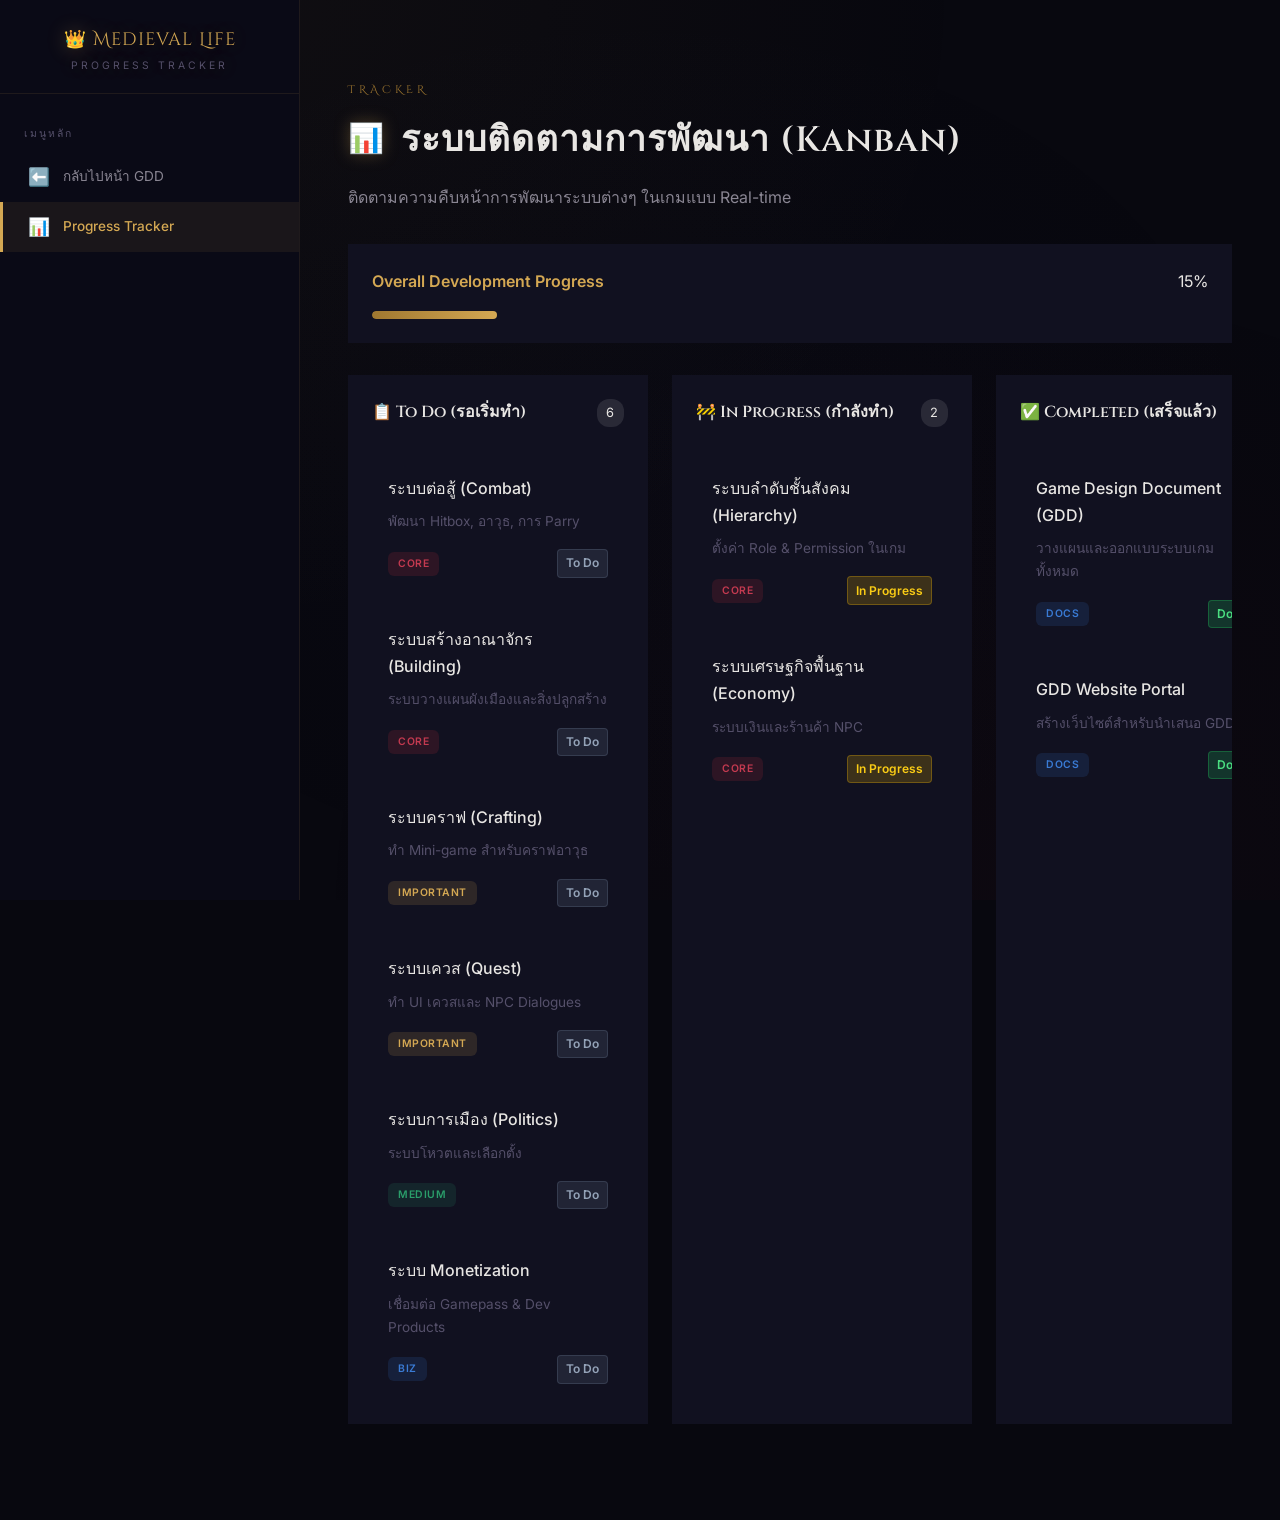
<file: progress.html>
<!DOCTYPE html>
<html lang="th">
<head>
  <meta charset="UTF-8">
  <meta name="viewport" content="width=device-width, initial-scale=1.0">
  <title>Progress Tracker — Medieval Life</title>
  <link rel="stylesheet" href="style.css">
  <style>
    .kanban-board {
      display: flex;
      gap: 1.5rem;
      margin-top: 2rem;
      overflow-x: auto;
      padding-bottom: 1rem;
    }
    .kanban-column {
      flex: 1;
      min-width: 300px;
      background: var(--bg-card);
      border-radius: var(--radius-lg);
      border: 1px solid var(--border-color);
      padding: 1.5rem;
      display: flex;
      flex-direction: column;
      gap: 1rem;
    }
    .column-header {
      display: flex;
      align-items: center;
      justify-content: space-between;
      border-bottom: 1px solid var(--border-color);
      padding-bottom: 0.5rem;
      margin-bottom: 0.5rem;
    }
    .column-title {
      font-family: var(--font-heading);
      font-weight: 600;
      color: var(--text-main);
      display: flex;
      align-items: center;
      gap: 0.5rem;
    }
    .task-count {
      background: rgba(255,255,255,0.1);
      padding: 0.2rem 0.6rem;
      border-radius: 12px;
      font-size: 0.8rem;
    }
    .task-card {
      background: var(--bg-main);
      border: 1px solid var(--border-color);
      border-radius: var(--radius-md);
      padding: 1rem;
      transition: all 0.3s ease;
      cursor: pointer;
    }
    .task-card:hover {
      border-color: var(--gold-primary);
      transform: translateY(-2px);
      box-shadow: 0 4px 12px rgba(212, 175, 55, 0.1);
    }
    .task-title {
      font-weight: 500;
      color: var(--text-main);
      margin-bottom: 0.5rem;
      font-size: 1rem;
    }
    .task-meta {
      display: flex;
      justify-content: space-between;
      align-items: center;
      font-size: 0.85rem;
      color: var(--text-muted);
      margin-top: 1rem;
    }
    .status-badge {
      padding: 0.2rem 0.5rem;
      border-radius: 4px;
      font-size: 0.75rem;
      font-weight: 600;
    }
    .status-todo { background: rgba(100,116,139,0.2); color: #94a3b8; border: 1px solid rgba(100,116,139,0.3); }
    .status-progress { background: rgba(234,179,8,0.2); color: #facc15; border: 1px solid rgba(234,179,8,0.3); }
    .status-done { background: rgba(34,197,94,0.2); color: #4ade80; border: 1px solid rgba(34,197,94,0.3); }
    
    .progress-header {
      display: flex;
      justify-content: space-between;
      align-items: flex-end;
      margin-bottom: 2rem;
    }
    
    .overall-progress {
      background: var(--bg-card);
      border: 1px solid var(--border-color);
      border-radius: var(--radius-md);
      padding: 1.5rem;
      margin-bottom: 2rem;
    }
    .progress-bar-container {
      height: 8px;
      background: var(--bg-main);
      border-radius: 4px;
      overflow: hidden;
      margin-top: 1rem;
    }
    .progress-bar-fill {
      height: 100%;
      background: linear-gradient(90deg, var(--gold-dark), var(--gold-primary));
      width: 15%; /* adjust based on tasks */
      border-radius: 4px;
      transition: width 1s ease-in-out;
    }
  </style>
</head>
<body>

<!-- ========== MOBILE MENU TOGGLE ========== -->
<button class="menu-toggle" aria-label="Toggle menu">☰</button>
<div class="sidebar-overlay"></div>

<!-- ========== SIDEBAR NAVIGATION ========== -->
<nav class="sidebar">
  <div class="sidebar-header">
    <div class="sidebar-logo">
      👑 Medieval Life
      <span class="subtitle">Progress Tracker</span>
    </div>
  </div>

  <div class="sidebar-nav">
    <div class="nav-group-label">เมนูหลัก</div>
    <a href="index.html" class="nav-link">
      <span class="nav-icon">⬅️</span> กลับไปหน้า GDD
    </a>
    <a href="progress.html" class="nav-link active">
      <span class="nav-icon">📊</span> Progress Tracker
    </a>
  </div>
</nav>

<!-- ========== MAIN CONTENT ========== -->
<main class="main-content">
  <section class="content-section">
    <div class="progress-header reveal">
      <div>
        <span class="section-number">Tracker</span>
        <h2 class="section-title"><span class="section-icon">📊</span> ระบบติดตามการพัฒนา (Kanban)</h2>
        <p class="section-desc">ติดตามความคืบหน้าการพัฒนาระบบต่างๆ ในเกมแบบ Real-time</p>
      </div>
    </div>

    <!-- Overall Progress -->
    <div class="overall-progress reveal">
      <div style="display: flex; justify-content: space-between;">
        <span style="font-weight: 600; color: var(--gold-primary);">Overall Development Progress</span>
        <span>15%</span>
      </div>
      <div class="progress-bar-container">
        <div class="progress-bar-fill"></div>
      </div>
    </div>

    <!-- Kanban Board -->
    <div class="kanban-board reveal">
      
      <!-- TODO COLUMN -->
      <div class="kanban-column">
        <div class="column-header">
          <div class="column-title">📋 To Do (รอเริ่มทำ)</div>
          <span class="task-count">6</span>
        </div>
        
        <div class="task-card">
          <div class="task-title">ระบบต่อสู้ (Combat)</div>
          <p style="font-size:0.85rem; color:var(--text-muted); margin-bottom:0.5rem;">พัฒนา Hitbox, อาวุธ, การ Parry</p>
          <div class="task-meta">
            <span class="tag tag-red">CORE</span>
            <span class="status-badge status-todo">To Do</span>
          </div>
        </div>
        
        <div class="task-card">
          <div class="task-title">ระบบสร้างอาณาจักร (Building)</div>
          <p style="font-size:0.85rem; color:var(--text-muted); margin-bottom:0.5rem;">ระบบวางแผนผังเมืองและสิ่งปลูกสร้าง</p>
          <div class="task-meta">
            <span class="tag tag-red">CORE</span>
            <span class="status-badge status-todo">To Do</span>
          </div>
        </div>

        <div class="task-card">
          <div class="task-title">ระบบคราฟ (Crafting)</div>
          <p style="font-size:0.85rem; color:var(--text-muted); margin-bottom:0.5rem;">ทำ Mini-game สำหรับคราฟอาวุธ</p>
          <div class="task-meta">
            <span class="tag tag-gold">IMPORTANT</span>
            <span class="status-badge status-todo">To Do</span>
          </div>
        </div>

        <div class="task-card">
          <div class="task-title">ระบบเควส (Quest)</div>
          <p style="font-size:0.85rem; color:var(--text-muted); margin-bottom:0.5rem;">ทำ UI เควสและ NPC Dialogues</p>
          <div class="task-meta">
            <span class="tag tag-gold">IMPORTANT</span>
            <span class="status-badge status-todo">To Do</span>
          </div>
        </div>

        <div class="task-card">
          <div class="task-title">ระบบการเมือง (Politics)</div>
          <p style="font-size:0.85rem; color:var(--text-muted); margin-bottom:0.5rem;">ระบบโหวตและเลือกตั้ง</p>
          <div class="task-meta">
            <span class="tag tag-green">MEDIUM</span>
            <span class="status-badge status-todo">To Do</span>
          </div>
        </div>
        
        <div class="task-card">
          <div class="task-title">ระบบ Monetization</div>
          <p style="font-size:0.85rem; color:var(--text-muted); margin-bottom:0.5rem;">เชื่อมต่อ Gamepass & Dev Products</p>
          <div class="task-meta">
            <span class="tag tag-blue">BIZ</span>
            <span class="status-badge status-todo">To Do</span>
          </div>
        </div>

      </div>

      <!-- IN PROGRESS COLUMN -->
      <div class="kanban-column">
        <div class="column-header">
          <div class="column-title">🚧 In Progress (กำลังทำ)</div>
          <span class="task-count">2</span>
        </div>
        
        <div class="task-card">
          <div class="task-title">ระบบลำดับชั้นสังคม (Hierarchy)</div>
          <p style="font-size:0.85rem; color:var(--text-muted); margin-bottom:0.5rem;">ตั้งค่า Role & Permission ในเกม</p>
          <div class="task-meta">
            <span class="tag tag-red">CORE</span>
            <span class="status-badge status-progress">In Progress</span>
          </div>
        </div>

        <div class="task-card">
          <div class="task-title">ระบบเศรษฐกิจพื้นฐาน (Economy)</div>
          <p style="font-size:0.85rem; color:var(--text-muted); margin-bottom:0.5rem;">ระบบเงินและร้านค้า NPC</p>
          <div class="task-meta">
            <span class="tag tag-red">CORE</span>
            <span class="status-badge status-progress">In Progress</span>
          </div>
        </div>

      </div>

      <!-- COMPLETED COLUMN -->
      <div class="kanban-column">
        <div class="column-header">
          <div class="column-title">✅ Completed (เสร็จแล้ว)</div>
          <span class="task-count">2</span>
        </div>
        
        <div class="task-card">
          <div class="task-title">Game Design Document (GDD)</div>
          <p style="font-size:0.85rem; color:var(--text-muted); margin-bottom:0.5rem;">วางแผนและออกแบบระบบเกมทั้งหมด</p>
          <div class="task-meta">
            <span class="tag tag-blue">DOCS</span>
            <span class="status-badge status-done">Done</span>
          </div>
        </div>

        <div class="task-card">
          <div class="task-title">GDD Website Portal</div>
          <p style="font-size:0.85rem; color:var(--text-muted); margin-bottom:0.5rem;">สร้างเว็บไซต์สำหรับนำเสนอ GDD</p>
          <div class="task-meta">
            <span class="tag tag-blue">DOCS</span>
            <span class="status-badge status-done">Done</span>
          </div>
        </div>

      </div>

    </div>
  </section>
</main>

<script>
  // Mobile Menu Toggle
  const menuToggle = document.querySelector('.menu-toggle');
  const sidebar = document.querySelector('.sidebar');
  const overlay = document.querySelector('.sidebar-overlay');

  if (menuToggle && sidebar && overlay) {
    menuToggle.addEventListener('click', () => {
      sidebar.classList.toggle('open');
      overlay.classList.toggle('visible');
    });

    overlay.addEventListener('click', () => {
      sidebar.classList.remove('open');
      overlay.classList.remove('visible');
    });
  }

  // Reveal Animation
  const observer = new IntersectionObserver((entries) => {
    entries.forEach(entry => {
      if (entry.isIntersecting) {
        entry.target.classList.add('visible');
        observer.unobserve(entry.target);
      }
    });
  }, { threshold: 0.1 });

  document.querySelectorAll('.reveal').forEach(el => observer.observe(el));
</script>
</body>
</html>
</file>
<file: style.css>
/* ============================================
   Medieval Life: Rise to the Throne — GDD Website
   Design System & Styles
   ============================================ */

/* ---------- Google Fonts ---------- */
@import url('https://fonts.googleapis.com/css2?family=Cinzel+Decorative:wght@400;700;900&family=Cinzel:wght@400;500;600;700&family=Inter:wght@300;400;500;600;700&family=JetBrains+Mono:wght@400;500&display=swap');

/* ---------- CSS Variables ---------- */
:root {
  /* Colors */
  --bg-primary: #08080f;
  --bg-secondary: #0e0e1a;
  --bg-card: #111120;
  --bg-card-hover: #16162a;
  --bg-sidebar: #0a0a16;
  --bg-glass: rgba(17, 17, 32, 0.85);

  --gold-primary: #d4a853;
  --gold-light: #f0d48a;
  --gold-dark: #a07830;
  --gold-glow: rgba(212, 168, 83, 0.25);

  --crimson: #9b2335;
  --crimson-dark: #6b1a28;
  --crimson-light: #c43a50;

  --emerald: #2a9d6a;
  --emerald-dark: #1a7050;

  --azure: #3a7bd5;
  --azure-dark: #2a5aa0;

  --purple: #7c3aed;
  --purple-dark: #5b21b6;

  --text-primary: #e8e6e3;
  --text-secondary: #8a8693;
  --text-muted: #55506a;
  --text-gold: #d4a853;

  --border-subtle: rgba(212, 168, 83, 0.1);
  --border-gold: rgba(212, 168, 83, 0.3);
  --border-card: rgba(255, 255, 255, 0.05);

  --shadow-sm: 0 2px 8px rgba(0, 0, 0, 0.3);
  --shadow-md: 0 4px 20px rgba(0, 0, 0, 0.4);
  --shadow-lg: 0 8px 40px rgba(0, 0, 0, 0.5);
  --shadow-gold: 0 0 30px rgba(212, 168, 83, 0.15);

  /* Typography */
  --font-display: 'Cinzel Decorative', serif;
  --font-heading: 'Cinzel', serif;
  --font-body: 'Inter', sans-serif;
  --font-mono: 'JetBrains Mono', monospace;

  /* Spacing */
  --sidebar-width: 300px;
  --content-max-width: 1100px;
  --section-gap: 80px;

  /* Transitions */
  --ease-out: cubic-bezier(0.16, 1, 0.3, 1);
  --ease-spring: cubic-bezier(0.34, 1.56, 0.64, 1);
}

/* ---------- Reset & Base ---------- */
*,
*::before,
*::after {
  margin: 0;
  padding: 0;
  box-sizing: border-box;
}

html {
  scroll-behavior: smooth;
  font-size: 16px;
  scrollbar-width: thin;
  scrollbar-color: var(--gold-dark) var(--bg-primary);
}

body {
  font-family: var(--font-body);
  background: var(--bg-primary);
  color: var(--text-primary);
  line-height: 1.7;
  overflow-x: hidden;
  min-height: 100vh;
}

/* Custom Scrollbar (Webkit) */
::-webkit-scrollbar {
  width: 8px;
}
::-webkit-scrollbar-track {
  background: var(--bg-primary);
}
::-webkit-scrollbar-thumb {
  background: var(--gold-dark);
  border-radius: 4px;
}
::-webkit-scrollbar-thumb:hover {
  background: var(--gold-primary);
}

/* ---------- Background Pattern ---------- */
body::before {
  content: '';
  position: fixed;
  top: 0;
  left: 0;
  width: 100%;
  height: 100%;
  background:
    radial-gradient(ellipse at 20% 0%, rgba(212, 168, 83, 0.04) 0%, transparent 50%),
    radial-gradient(ellipse at 80% 100%, rgba(155, 35, 53, 0.04) 0%, transparent 50%),
    radial-gradient(ellipse at 50% 50%, rgba(60, 60, 120, 0.03) 0%, transparent 70%);
  pointer-events: none;
  z-index: 0;
}

/* ============================================
   SIDEBAR NAVIGATION
   ============================================ */
.sidebar {
  position: fixed;
  top: 0;
  left: 0;
  width: var(--sidebar-width);
  height: 100vh;
  background: var(--bg-sidebar);
  border-right: 1px solid var(--border-subtle);
  display: flex;
  flex-direction: column;
  z-index: 100;
  transition: transform 0.4s var(--ease-out);
}

.sidebar-header {
  padding: 28px 24px 20px;
  border-bottom: 1px solid var(--border-subtle);
  text-align: center;
}

.sidebar-logo {
  font-family: var(--font-display);
  font-size: 1.1rem;
  color: var(--gold-primary);
  letter-spacing: 1px;
  line-height: 1.4;
  text-shadow: 0 0 20px rgba(212, 168, 83, 0.3);
}

.sidebar-logo .subtitle {
  display: block;
  font-family: var(--font-body);
  font-size: 0.65rem;
  color: var(--text-muted);
  letter-spacing: 3px;
  text-transform: uppercase;
  margin-top: 6px;
}

.sidebar-nav {
  flex: 1;
  overflow-y: auto;
  padding: 16px 0;
  scrollbar-width: none;
}
.sidebar-nav::-webkit-scrollbar {
  display: none;
}

.nav-group-label {
  font-family: var(--font-heading);
  font-size: 0.65rem;
  color: var(--text-muted);
  letter-spacing: 2px;
  text-transform: uppercase;
  padding: 16px 24px 8px;
}

.nav-link {
  display: flex;
  align-items: center;
  gap: 12px;
  padding: 10px 24px;
  color: var(--text-secondary);
  text-decoration: none;
  font-size: 0.85rem;
  font-weight: 400;
  transition: all 0.25s var(--ease-out);
  position: relative;
  border-left: 3px solid transparent;
}

.nav-link:hover {
  color: var(--text-primary);
  background: rgba(212, 168, 83, 0.05);
  border-left-color: rgba(212, 168, 83, 0.3);
}

.nav-link.active {
  color: var(--gold-primary);
  background: rgba(212, 168, 83, 0.08);
  border-left-color: var(--gold-primary);
  font-weight: 500;
}

.nav-link .nav-icon {
  font-size: 1.1rem;
  width: 24px;
  text-align: center;
  flex-shrink: 0;
}

.nav-link .nav-badge {
  margin-left: auto;
  font-size: 0.6rem;
  padding: 2px 8px;
  border-radius: 10px;
  font-weight: 600;
  letter-spacing: 0.5px;
}

.nav-badge.core {
  background: rgba(155, 35, 53, 0.2);
  color: var(--crimson-light);
}

.nav-badge.important {
  background: rgba(212, 168, 83, 0.15);
  color: var(--gold-primary);
}

.nav-badge.medium {
  background: rgba(42, 157, 106, 0.15);
  color: var(--emerald);
}

.sidebar-footer {
  padding: 16px 24px;
  border-top: 1px solid var(--border-subtle);
  text-align: center;
}

.sidebar-footer p {
  font-size: 0.7rem;
  color: var(--text-muted);
  letter-spacing: 1px;
}

/* Mobile menu toggle */
.menu-toggle {
  display: none;
  position: fixed;
  top: 16px;
  left: 16px;
  z-index: 200;
  width: 44px;
  height: 44px;
  border-radius: 12px;
  background: var(--bg-glass);
  backdrop-filter: blur(10px);
  border: 1px solid var(--border-gold);
  color: var(--gold-primary);
  font-size: 1.3rem;
  cursor: pointer;
  align-items: center;
  justify-content: center;
  transition: all 0.25s var(--ease-out);
}

.menu-toggle:hover {
  background: rgba(212, 168, 83, 0.15);
}

/* ============================================
   MAIN CONTENT
   ============================================ */
.main-content {
  margin-left: var(--sidebar-width);
  min-height: 100vh;
  position: relative;
  z-index: 1;
}

/* ============================================
   HERO SECTION
   ============================================ */
.hero {
  min-height: 100vh;
  display: flex;
  flex-direction: column;
  align-items: center;
  justify-content: center;
  text-align: center;
  padding: 60px 40px;
  position: relative;
  overflow: hidden;
}

.hero::before {
  content: '';
  position: absolute;
  top: -50%;
  left: 50%;
  transform: translateX(-50%);
  width: 800px;
  height: 800px;
  background: radial-gradient(circle, rgba(212, 168, 83, 0.08) 0%, transparent 70%);
  pointer-events: none;
}

.hero::after {
  content: '';
  position: absolute;
  bottom: 0;
  left: 0;
  width: 100%;
  height: 200px;
  background: linear-gradient(to top, var(--bg-primary), transparent);
  pointer-events: none;
}

.hero-crown {
  font-size: 4rem;
  margin-bottom: 24px;
  animation: float 3s ease-in-out infinite;
  filter: drop-shadow(0 0 20px rgba(212, 168, 83, 0.4));
}

@keyframes float {
  0%, 100% { transform: translateY(0); }
  50% { transform: translateY(-12px); }
}

.hero-title {
  font-family: var(--font-display);
  font-size: clamp(2rem, 5vw, 3.5rem);
  color: var(--gold-primary);
  letter-spacing: 2px;
  line-height: 1.3;
  text-shadow: 0 0 40px rgba(212, 168, 83, 0.3);
  margin-bottom: 8px;
}

.hero-subtitle {
  font-family: var(--font-heading);
  font-size: clamp(1rem, 2.5vw, 1.4rem);
  color: var(--text-secondary);
  font-weight: 400;
  letter-spacing: 4px;
  text-transform: uppercase;
  margin-bottom: 32px;
}

.hero-tagline {
  max-width: 600px;
  font-size: 1rem;
  color: var(--text-secondary);
  line-height: 1.8;
  margin-bottom: 48px;
}

.hero-stats {
  display: flex;
  gap: 40px;
  flex-wrap: wrap;
  justify-content: center;
}

.hero-stat {
  text-align: center;
}

.hero-stat .stat-number {
  font-family: var(--font-display);
  font-size: 2rem;
  color: var(--gold-primary);
  display: block;
}

.hero-stat .stat-label {
  font-size: 0.75rem;
  color: var(--text-muted);
  text-transform: uppercase;
  letter-spacing: 2px;
  margin-top: 4px;
}

.hero-scroll-hint {
  position: absolute;
  bottom: 40px;
  left: 50%;
  transform: translateX(-50%);
  z-index: 2;
  display: flex;
  flex-direction: column;
  align-items: center;
  gap: 8px;
  color: var(--text-muted);
  font-size: 0.7rem;
  letter-spacing: 2px;
  text-transform: uppercase;
  animation: pulse-down 2s ease-in-out infinite;
}

@keyframes pulse-down {
  0%, 100% { opacity: 0.4; transform: translateX(-50%) translateY(0); }
  50% { opacity: 1; transform: translateX(-50%) translateY(6px); }
}

/* ============================================
   SECTION LAYOUT
   ============================================ */
.content-section {
  padding: 80px 48px;
  max-width: var(--content-max-width);
  margin: 0 auto;
  position: relative;
}

.content-section + .content-section {
  border-top: 1px solid var(--border-subtle);
}

/* Section Header */
.section-header {
  margin-bottom: 48px;
  position: relative;
}

.section-number {
  font-family: var(--font-display);
  font-size: 0.7rem;
  color: var(--gold-dark);
  letter-spacing: 4px;
  text-transform: uppercase;
  margin-bottom: 12px;
  display: block;
}

.section-title {
  font-family: var(--font-heading);
  font-size: clamp(1.6rem, 3vw, 2.2rem);
  color: var(--text-primary);
  font-weight: 600;
  letter-spacing: 1px;
  margin-bottom: 12px;
  display: flex;
  align-items: center;
  gap: 16px;
}

.section-title .section-icon {
  font-size: 1.8rem;
  filter: drop-shadow(0 0 8px rgba(212, 168, 83, 0.3));
}

.section-desc {
  font-size: 1rem;
  color: var(--text-secondary);
  max-width: 700px;
  line-height: 1.8;
}

/* ============================================
   CARDS
   ============================================ */

/* --- Feature Card --- */
.card-grid {
  display: grid;
  grid-template-columns: repeat(auto-fill, minmax(300px, 1fr));
  gap: 20px;
  margin: 32px 0;
}

.card-grid-3 {
  grid-template-columns: repeat(auto-fill, minmax(250px, 1fr));
}

.feature-card {
  background: var(--bg-card);
  border: 1px solid var(--border-card);
  border-radius: 16px;
  padding: 28px;
  transition: all 0.35s var(--ease-out);
  position: relative;
  overflow: hidden;
}

.feature-card::before {
  content: '';
  position: absolute;
  top: 0;
  left: 0;
  width: 100%;
  height: 3px;
  background: linear-gradient(90deg, var(--gold-dark), var(--gold-primary), var(--gold-dark));
  opacity: 0;
  transition: opacity 0.35s var(--ease-out);
}

.feature-card:hover {
  background: var(--bg-card-hover);
  border-color: var(--border-gold);
  transform: translateY(-4px);
  box-shadow: var(--shadow-gold);
}

.feature-card:hover::before {
  opacity: 1;
}

.feature-card .card-icon {
  font-size: 2rem;
  margin-bottom: 16px;
  display: block;
}

.feature-card .card-title {
  font-family: var(--font-heading);
  font-size: 1.05rem;
  color: var(--text-primary);
  margin-bottom: 8px;
  font-weight: 600;
}

.feature-card .card-text {
  font-size: 0.85rem;
  color: var(--text-secondary);
  line-height: 1.7;
}

/* --- Stat Card --- */
.stat-row {
  display: flex;
  gap: 16px;
  flex-wrap: wrap;
  margin: 24px 0;
}

.stat-card {
  flex: 1;
  min-width: 140px;
  background: var(--bg-card);
  border: 1px solid var(--border-card);
  border-radius: 12px;
  padding: 20px;
  text-align: center;
  transition: all 0.3s var(--ease-out);
}

.stat-card:hover {
  border-color: var(--border-gold);
  transform: translateY(-2px);
}

.stat-card .stat-value {
  font-family: var(--font-display);
  font-size: 1.6rem;
  color: var(--gold-primary);
  display: block;
  margin-bottom: 4px;
}

.stat-card .stat-label {
  font-size: 0.75rem;
  color: var(--text-muted);
  text-transform: uppercase;
  letter-spacing: 1px;
}

/* --- Info Card (callout) --- */
.info-card {
  background: var(--bg-card);
  border-left: 4px solid var(--gold-primary);
  border-radius: 0 12px 12px 0;
  padding: 20px 24px;
  margin: 24px 0;
  font-size: 0.9rem;
  color: var(--text-secondary);
  line-height: 1.7;
}

.info-card.warning {
  border-left-color: var(--crimson);
}
.info-card.success {
  border-left-color: var(--emerald);
}
.info-card.info {
  border-left-color: var(--azure);
}

.info-card .info-title {
  font-family: var(--font-heading);
  font-size: 0.85rem;
  color: var(--text-primary);
  margin-bottom: 6px;
  font-weight: 600;
  display: flex;
  align-items: center;
  gap: 8px;
}

/* ============================================
   HIERARCHY TREE
   ============================================ */
.hierarchy-tree {
  display: flex;
  flex-direction: column;
  align-items: center;
  gap: 0;
  margin: 40px 0;
  position: relative;
}

.hierarchy-level {
  display: flex;
  align-items: center;
  gap: 16px;
  padding: 16px 28px;
  background: var(--bg-card);
  border: 1px solid var(--border-card);
  border-radius: 14px;
  min-width: 320px;
  transition: all 0.3s var(--ease-out);
  position: relative;
}

.hierarchy-level:hover {
  border-color: var(--border-gold);
  transform: scale(1.03);
  box-shadow: var(--shadow-gold);
}

.hierarchy-level .level-icon {
  font-size: 1.8rem;
  flex-shrink: 0;
}

.hierarchy-level .level-info {
  flex: 1;
}

.hierarchy-level .level-name {
  font-family: var(--font-heading);
  font-size: 0.95rem;
  color: var(--text-primary);
  font-weight: 600;
}

.hierarchy-level .level-desc {
  font-size: 0.75rem;
  color: var(--text-muted);
}

.hierarchy-level .level-slots {
  font-size: 0.7rem;
  color: var(--gold-primary);
  font-family: var(--font-mono);
  background: rgba(212, 168, 83, 0.1);
  padding: 2px 10px;
  border-radius: 8px;
}

.hierarchy-connector {
  width: 2px;
  height: 20px;
  background: linear-gradient(to bottom, var(--gold-dark), var(--gold-primary));
  position: relative;
}

.hierarchy-connector::after {
  content: '▼';
  position: absolute;
  bottom: -6px;
  left: 50%;
  transform: translateX(-50%);
  font-size: 0.5rem;
  color: var(--gold-primary);
}

.hierarchy-level.king {
  background: linear-gradient(135deg, rgba(212, 168, 83, 0.15), rgba(155, 35, 53, 0.1));
  border-color: var(--gold-primary);
  box-shadow: 0 0 30px rgba(212, 168, 83, 0.1);
}

.hierarchy-level.prisoner {
  opacity: 0.6;
  border-style: dashed;
}

/* ============================================
   TABLES
   ============================================ */
.table-wrapper {
  overflow-x: auto;
  margin: 24px 0;
  border-radius: 12px;
  border: 1px solid var(--border-card);
}

.data-table {
  width: 100%;
  border-collapse: collapse;
  font-size: 0.85rem;
}

.data-table thead {
  background: rgba(212, 168, 83, 0.08);
}

.data-table th {
  font-family: var(--font-heading);
  font-weight: 600;
  color: var(--gold-primary);
  padding: 14px 18px;
  text-align: left;
  font-size: 0.78rem;
  letter-spacing: 0.5px;
  white-space: nowrap;
  border-bottom: 1px solid var(--border-subtle);
}

.data-table td {
  padding: 12px 18px;
  color: var(--text-secondary);
  border-bottom: 1px solid var(--border-card);
  vertical-align: top;
}

.data-table tbody tr {
  transition: background 0.2s;
}

.data-table tbody tr:hover {
  background: rgba(212, 168, 83, 0.04);
}

.data-table tbody tr:last-child td {
  border-bottom: none;
}

/* Table cell utilities */
.cell-highlight {
  color: var(--text-primary);
  font-weight: 500;
}

.cell-gold {
  color: var(--gold-primary);
  font-weight: 500;
}

.cell-mono {
  font-family: var(--font-mono);
  font-size: 0.8rem;
}

/* ============================================
   FLOWCHART
   ============================================ */
.flowchart {
  display: flex;
  flex-direction: column;
  align-items: center;
  gap: 0;
  margin: 40px 0;
  padding: 32px;
  background: var(--bg-card);
  border: 1px solid var(--border-card);
  border-radius: 16px;
}

.flowchart-title {
  font-family: var(--font-heading);
  font-size: 0.9rem;
  color: var(--gold-primary);
  margin-bottom: 24px;
  letter-spacing: 1px;
}

.flow-row {
  display: flex;
  align-items: center;
  gap: 12px;
  flex-wrap: wrap;
  justify-content: center;
}

.flow-node {
  padding: 10px 20px;
  border-radius: 10px;
  font-size: 0.8rem;
  font-weight: 500;
  text-align: center;
  min-width: 120px;
  transition: all 0.3s var(--ease-out);
}

.flow-node:hover {
  transform: scale(1.05);
}

.flow-node.start {
  background: linear-gradient(135deg, rgba(42, 157, 106, 0.2), rgba(42, 157, 106, 0.1));
  border: 1px solid rgba(42, 157, 106, 0.3);
  color: var(--emerald);
}

.flow-node.process {
  background: linear-gradient(135deg, rgba(58, 123, 213, 0.2), rgba(58, 123, 213, 0.1));
  border: 1px solid rgba(58, 123, 213, 0.3);
  color: var(--azure);
}

.flow-node.decision {
  background: linear-gradient(135deg, rgba(212, 168, 83, 0.2), rgba(212, 168, 83, 0.1));
  border: 1px solid rgba(212, 168, 83, 0.3);
  color: var(--gold-primary);
  border-radius: 4px;
  transform: rotate(0deg);
}

.flow-node.end {
  background: linear-gradient(135deg, rgba(155, 35, 53, 0.2), rgba(155, 35, 53, 0.1));
  border: 1px solid rgba(155, 35, 53, 0.3);
  color: var(--crimson-light);
}

.flow-node.reward {
  background: linear-gradient(135deg, rgba(124, 58, 237, 0.2), rgba(124, 58, 237, 0.1));
  border: 1px solid rgba(124, 58, 237, 0.3);
  color: #a78bfa;
}

.flow-arrow {
  color: var(--text-muted);
  font-size: 1.2rem;
  flex-shrink: 0;
}

.flow-arrow.down {
  transform: rotate(90deg);
}

.flow-divider {
  width: 2px;
  height: 24px;
  background: linear-gradient(to bottom, transparent, var(--gold-dark), transparent);
  margin: 4px 0;
}

/* ============================================
   CODE / DIAGRAM BLOCKS
   ============================================ */
.code-block {
  background: var(--bg-secondary);
  border: 1px solid var(--border-card);
  border-radius: 12px;
  padding: 24px;
  margin: 24px 0;
  overflow-x: auto;
  font-family: var(--font-mono);
  font-size: 0.8rem;
  line-height: 1.8;
  color: var(--text-secondary);
}

.code-block .highlight {
  color: var(--gold-primary);
}

.code-block .comment {
  color: var(--text-muted);
}

.code-block .keyword {
  color: var(--crimson-light);
}

.code-block .string {
  color: var(--emerald);
}

/* ============================================
   TABS
   ============================================ */
.tabs {
  margin: 32px 0;
}

.tab-buttons {
  display: flex;
  gap: 4px;
  border-bottom: 1px solid var(--border-subtle);
  margin-bottom: 24px;
  overflow-x: auto;
}

.tab-btn {
  padding: 10px 20px;
  font-family: var(--font-heading);
  font-size: 0.8rem;
  color: var(--text-muted);
  background: none;
  border: none;
  cursor: pointer;
  position: relative;
  white-space: nowrap;
  transition: color 0.25s;
}

.tab-btn::after {
  content: '';
  position: absolute;
  bottom: -1px;
  left: 0;
  width: 100%;
  height: 2px;
  background: var(--gold-primary);
  transform: scaleX(0);
  transition: transform 0.3s var(--ease-out);
}

.tab-btn:hover {
  color: var(--text-secondary);
}

.tab-btn.active {
  color: var(--gold-primary);
}

.tab-btn.active::after {
  transform: scaleX(1);
}

.tab-content {
  display: none;
}

.tab-content.active {
  display: block;
  animation: fadeIn 0.3s var(--ease-out);
}

/* ============================================
   TIMELINE (Roadmap)
   ============================================ */
.timeline {
  position: relative;
  margin: 40px 0;
  padding-left: 40px;
}

.timeline::before {
  content: '';
  position: absolute;
  left: 15px;
  top: 0;
  bottom: 0;
  width: 2px;
  background: linear-gradient(to bottom, var(--gold-primary), var(--crimson), var(--gold-dark));
}

.timeline-item {
  position: relative;
  margin-bottom: 40px;
  padding-left: 24px;
}

.timeline-item::before {
  content: '';
  position: absolute;
  left: -29px;
  top: 6px;
  width: 12px;
  height: 12px;
  border-radius: 50%;
  background: var(--gold-primary);
  border: 3px solid var(--bg-primary);
  box-shadow: 0 0 0 2px var(--gold-dark);
  transition: all 0.3s var(--ease-out);
}

.timeline-item:hover::before {
  transform: scale(1.3);
  box-shadow: 0 0 0 3px var(--gold-primary), 0 0 15px rgba(212, 168, 83, 0.4);
}

.timeline-phase {
  font-family: var(--font-heading);
  font-size: 0.7rem;
  color: var(--gold-primary);
  letter-spacing: 2px;
  text-transform: uppercase;
  margin-bottom: 4px;
}

.timeline-title {
  font-family: var(--font-heading);
  font-size: 1.1rem;
  color: var(--text-primary);
  margin-bottom: 8px;
}

.timeline-period {
  font-size: 0.75rem;
  color: var(--text-muted);
  margin-bottom: 12px;
  font-style: italic;
}

.timeline-tasks {
  list-style: none;
}

.timeline-tasks li {
  font-size: 0.85rem;
  color: var(--text-secondary);
  padding: 4px 0;
  padding-left: 20px;
  position: relative;
}

.timeline-tasks li::before {
  content: '◇';
  position: absolute;
  left: 0;
  color: var(--gold-dark);
  font-size: 0.7rem;
}

/* ============================================
   PROGRESS / QUALITY STARS
   ============================================ */
.quality-tier {
  display: flex;
  align-items: center;
  gap: 12px;
  padding: 10px 0;
  border-bottom: 1px solid var(--border-card);
}

.quality-tier:last-child {
  border-bottom: none;
}

.quality-stars {
  font-size: 0.9rem;
  letter-spacing: 2px;
  min-width: 90px;
  color: var(--gold-primary);
}

.quality-stars .empty {
  color: var(--text-muted);
  opacity: 0.3;
}

.quality-name {
  font-family: var(--font-heading);
  font-size: 0.85rem;
  min-width: 100px;
  font-weight: 600;
}

.quality-name.common { color: #8a8693; }
.quality-name.uncommon { color: #4ade80; }
.quality-name.rare { color: #60a5fa; }
.quality-name.epic { color: #a78bfa; }
.quality-name.legendary { color: #fbbf24; }

.quality-req {
  font-size: 0.78rem;
  color: var(--text-muted);
}

/* ============================================
   SUBSECTION
   ============================================ */
.subsection {
  margin: 40px 0;
}

.subsection-title {
  font-family: var(--font-heading);
  font-size: 1.05rem;
  color: var(--text-primary);
  font-weight: 600;
  margin-bottom: 16px;
  padding-bottom: 8px;
  border-bottom: 1px solid var(--border-subtle);
  display: flex;
  align-items: center;
  gap: 10px;
}

.subsection-title .sub-icon {
  font-size: 1.1rem;
}

/* ============================================
   TAGS / BADGES
   ============================================ */
.tag {
  display: inline-block;
  font-size: 0.65rem;
  padding: 3px 10px;
  border-radius: 6px;
  font-weight: 600;
  letter-spacing: 0.5px;
  text-transform: uppercase;
}

.tag-gold { background: rgba(212, 168, 83, 0.15); color: var(--gold-primary); }
.tag-red { background: rgba(155, 35, 53, 0.2); color: var(--crimson-light); }
.tag-green { background: rgba(42, 157, 106, 0.15); color: var(--emerald); }
.tag-blue { background: rgba(58, 123, 213, 0.15); color: var(--azure); }
.tag-purple { background: rgba(124, 58, 237, 0.15); color: #a78bfa; }

/* ============================================
   COMBAT KEY BINDINGS
   ============================================ */
.keybind-list {
  display: flex;
  flex-direction: column;
  gap: 10px;
  margin: 20px 0;
}

.keybind-item {
  display: flex;
  align-items: center;
  gap: 16px;
  padding: 12px 16px;
  background: var(--bg-card);
  border: 1px solid var(--border-card);
  border-radius: 10px;
  transition: all 0.2s;
}

.keybind-item:hover {
  border-color: var(--border-gold);
}

.keybind-key {
  font-family: var(--font-mono);
  font-size: 0.75rem;
  font-weight: 600;
  color: var(--text-primary);
  background: var(--bg-secondary);
  border: 1px solid var(--border-subtle);
  padding: 4px 12px;
  border-radius: 6px;
  min-width: 60px;
  text-align: center;
}

.keybind-action {
  font-size: 0.85rem;
  color: var(--text-primary);
  font-weight: 500;
}

.keybind-desc {
  font-size: 0.78rem;
  color: var(--text-muted);
  margin-left: auto;
}

/* ============================================
   OVERVIEW GRID
   ============================================ */
.overview-grid {
  display: grid;
  grid-template-columns: repeat(auto-fill, minmax(220px, 1fr));
  gap: 16px;
  margin: 32px 0;
}

.overview-item {
  background: var(--bg-card);
  border: 1px solid var(--border-card);
  border-radius: 14px;
  padding: 24px 20px;
  text-align: center;
  cursor: pointer;
  transition: all 0.35s var(--ease-out);
  text-decoration: none;
}

.overview-item:hover {
  border-color: var(--border-gold);
  transform: translateY(-6px);
  box-shadow: var(--shadow-gold);
}

.overview-item .ov-icon {
  font-size: 2.2rem;
  display: block;
  margin-bottom: 12px;
}

.overview-item .ov-title {
  font-family: var(--font-heading);
  font-size: 0.85rem;
  color: var(--text-primary);
  margin-bottom: 4px;
  font-weight: 600;
}

.overview-item .ov-desc {
  font-size: 0.72rem;
  color: var(--text-muted);
}

.overview-item .ov-badge {
  margin-top: 10px;
}

/* ============================================
   SKILL TREE
   ============================================ */
.skill-tree {
  display: flex;
  flex-direction: column;
  align-items: center;
  gap: 16px;
  margin: 32px 0;
  padding: 32px;
  background: var(--bg-card);
  border: 1px solid var(--border-card);
  border-radius: 16px;
}

.skill-tree-row {
  display: flex;
  gap: 16px;
  justify-content: center;
  flex-wrap: wrap;
}

.skill-node {
  padding: 10px 18px;
  border-radius: 10px;
  font-size: 0.78rem;
  font-weight: 500;
  text-align: center;
  border: 1px solid var(--border-card);
  background: var(--bg-secondary);
  transition: all 0.25s var(--ease-out);
  cursor: default;
}

.skill-node:hover {
  border-color: var(--border-gold);
  transform: translateY(-2px);
}

.skill-node.root {
  background: linear-gradient(135deg, rgba(212, 168, 83, 0.2), rgba(212, 168, 83, 0.08));
  border-color: var(--gold-dark);
  color: var(--gold-primary);
  font-family: var(--font-heading);
}

.skill-node.branch {
  border-color: rgba(58, 123, 213, 0.3);
  color: var(--azure);
}

.skill-node.leaf {
  font-size: 0.72rem;
  color: var(--text-secondary);
  padding: 8px 14px;
}

.skill-tree-connector {
  width: 2px;
  height: 16px;
  background: var(--gold-dark);
  margin: 0 auto;
}

/* ============================================
   ANIMATED REVEAL
   ============================================ */
.reveal {
  opacity: 0;
  transform: translateY(30px);
  transition: opacity 0.6s var(--ease-out), transform 0.6s var(--ease-out);
}

.reveal.visible {
  opacity: 1;
  transform: translateY(0);
}

.reveal-delay-1 { transition-delay: 0.1s; }
.reveal-delay-2 { transition-delay: 0.2s; }
.reveal-delay-3 { transition-delay: 0.3s; }
.reveal-delay-4 { transition-delay: 0.4s; }

/* ============================================
   BACK TO TOP
   ============================================ */
.back-to-top {
  position: fixed;
  bottom: 32px;
  right: 32px;
  width: 48px;
  height: 48px;
  border-radius: 50%;
  background: var(--bg-glass);
  backdrop-filter: blur(10px);
  border: 1px solid var(--border-gold);
  color: var(--gold-primary);
  font-size: 1.2rem;
  cursor: pointer;
  z-index: 90;
  display: flex;
  align-items: center;
  justify-content: center;
  opacity: 0;
  pointer-events: none;
  transform: translateY(10px);
  transition: all 0.3s var(--ease-out);
}

.back-to-top.visible {
  opacity: 1;
  pointer-events: auto;
  transform: translateY(0);
}

.back-to-top:hover {
  background: rgba(212, 168, 83, 0.2);
  transform: translateY(-3px);
}

/* ============================================
   ANIMATIONS
   ============================================ */
@keyframes fadeIn {
  from { opacity: 0; }
  to { opacity: 1; }
}

@keyframes slideUp {
  from { opacity: 0; transform: translateY(20px); }
  to { opacity: 1; transform: translateY(0); }
}

@keyframes shimmer {
  0% { background-position: -200px 0; }
  100% { background-position: 200px 0; }
}

/* ============================================
   DIVIDER / SEPARATOR
   ============================================ */
.section-divider {
  display: flex;
  align-items: center;
  gap: 16px;
  margin: 48px 0;
  color: var(--text-muted);
  font-size: 0.7rem;
  letter-spacing: 2px;
}

.section-divider::before,
.section-divider::after {
  content: '';
  flex: 1;
  height: 1px;
  background: linear-gradient(to right, transparent, var(--border-subtle), transparent);
}

/* ============================================
   RESPONSIVE
   ============================================ */
@media (max-width: 1024px) {
  :root {
    --sidebar-width: 260px;
  }

  .content-section {
    padding: 60px 32px;
  }
}

@media (max-width: 768px) {
  .menu-toggle {
    display: flex;
  }

  .sidebar {
    transform: translateX(-100%);
  }

  .sidebar.open {
    transform: translateX(0);
    box-shadow: 4px 0 30px rgba(0, 0, 0, 0.5);
  }

  .main-content {
    margin-left: 0;
  }

  .content-section {
    padding: 48px 20px;
  }

  .hero {
    padding: 100px 20px 60px;
    min-height: auto;
  }

  .hero-title {
    font-size: 1.8rem;
  }

  .hero-stats {
    gap: 24px;
  }

  .card-grid {
    grid-template-columns: 1fr;
  }

  .overview-grid {
    grid-template-columns: repeat(2, 1fr);
  }

  .hierarchy-level {
    min-width: auto;
    width: 100%;
  }

  .flow-row {
    flex-direction: column;
  }

  .flow-arrow {
    transform: rotate(90deg) !important;
  }

  .skill-tree-row {
    gap: 8px;
  }

  .tab-buttons {
    flex-wrap: nowrap;
    overflow-x: auto;
    -webkit-overflow-scrolling: touch;
  }
}

@media (max-width: 480px) {
  .overview-grid {
    grid-template-columns: 1fr;
  }

  .stat-row {
    flex-direction: column;
  }

  .hero-crown {
    font-size: 3rem;
  }

  .hero-stats {
    flex-direction: column;
    gap: 16px;
  }
}

/* ---------- Overlay for mobile sidebar ---------- */
.sidebar-overlay {
  display: none;
  position: fixed;
  top: 0;
  left: 0;
  width: 100%;
  height: 100%;
  background: rgba(0, 0, 0, 0.6);
  z-index: 99;
  opacity: 0;
  transition: opacity 0.3s;
}

.sidebar-overlay.visible {
  display: block;
  opacity: 1;
}

/* ============================================
   TAX FLOW DIAGRAM (special)
   ============================================ */
.tax-flow {
  display: flex;
  align-items: center;
  justify-content: center;
  gap: 12px;
  flex-wrap: wrap;
  margin: 20px 0;
  padding: 24px;
  background: var(--bg-card);
  border: 1px solid var(--border-card);
  border-radius: 14px;
}

.tax-node {
  padding: 10px 16px;
  border-radius: 10px;
  font-size: 0.8rem;
  text-align: center;
  background: var(--bg-secondary);
  border: 1px solid var(--border-card);
  color: var(--text-secondary);
}

.tax-arrow {
  display: flex;
  flex-direction: column;
  align-items: center;
  gap: 2px;
  color: var(--gold-primary);
  font-size: 0.65rem;
}

.tax-arrow span {
  font-family: var(--font-mono);
}

/* ============================================
   ENGAGEMENT LOOP CARDS
   ============================================ */
.loop-cards {
  display: grid;
  grid-template-columns: repeat(auto-fill, minmax(280px, 1fr));
  gap: 20px;
  margin: 32px 0;
}

.loop-card {
  background: var(--bg-card);
  border: 1px solid var(--border-card);
  border-radius: 14px;
  padding: 24px;
  transition: all 0.3s var(--ease-out);
}

.loop-card:hover {
  border-color: var(--border-gold);
  transform: translateY(-3px);
}

.loop-card .loop-header {
  display: flex;
  align-items: center;
  gap: 10px;
  margin-bottom: 16px;
}

.loop-card .loop-duration {
  font-family: var(--font-mono);
  font-size: 0.7rem;
  color: var(--gold-primary);
  background: rgba(212, 168, 83, 0.1);
  padding: 3px 10px;
  border-radius: 6px;
}

.loop-card .loop-title {
  font-family: var(--font-heading);
  font-size: 0.9rem;
  color: var(--text-primary);
  font-weight: 600;
}

.loop-card .loop-items {
  list-style: none;
}

.loop-card .loop-items li {
  font-size: 0.82rem;
  color: var(--text-secondary);
  padding: 6px 0;
  padding-left: 18px;
  position: relative;
}

.loop-card .loop-items li::before {
  content: '→';
  position: absolute;
  left: 0;
  color: var(--gold-dark);
}

/* ============================================
   MINE DEPTH VISUAL
   ============================================ */
.mine-visual {
  display: flex;
  flex-direction: column;
  gap: 0;
  margin: 24px 0;
  border-radius: 14px;
  overflow: hidden;
  border: 1px solid var(--border-card);
}

.mine-layer {
  display: flex;
  align-items: center;
  gap: 16px;
  padding: 16px 20px;
  transition: all 0.25s;
}

.mine-layer:hover {
  transform: scale(1.01);
}

.mine-layer:nth-child(1) {
  background: rgba(139, 105, 40, 0.12);
}
.mine-layer:nth-child(2) {
  background: rgba(120, 80, 40, 0.15);
}
.mine-layer:nth-child(3) {
  background: rgba(80, 50, 30, 0.2);
}
.mine-layer:nth-child(4) {
  background: rgba(50, 25, 25, 0.25);
}

.mine-layer .mine-depth {
  font-family: var(--font-heading);
  font-size: 0.8rem;
  color: var(--text-primary);
  min-width: 140px;
  font-weight: 600;
}

.mine-layer .mine-resources {
  font-size: 0.8rem;
  color: var(--gold-primary);
  flex: 1;
}

.mine-layer .mine-danger {
  font-size: 0.72rem;
  color: var(--text-muted);
  font-style: italic;
}

/* ============================================
   PRINT STYLES
   ============================================ */
@media print {
  .sidebar,
  .menu-toggle,
  .back-to-top,
  .hero-scroll-hint {
    display: none !important;
  }

  .main-content {
    margin-left: 0;
  }

  body {
    background: white;
    color: #1a1a1a;
  }

  .feature-card,
  .stat-card,
  .info-card {
    border: 1px solid #ddd;
    background: #f9f9f9;
  }
}
</file>
